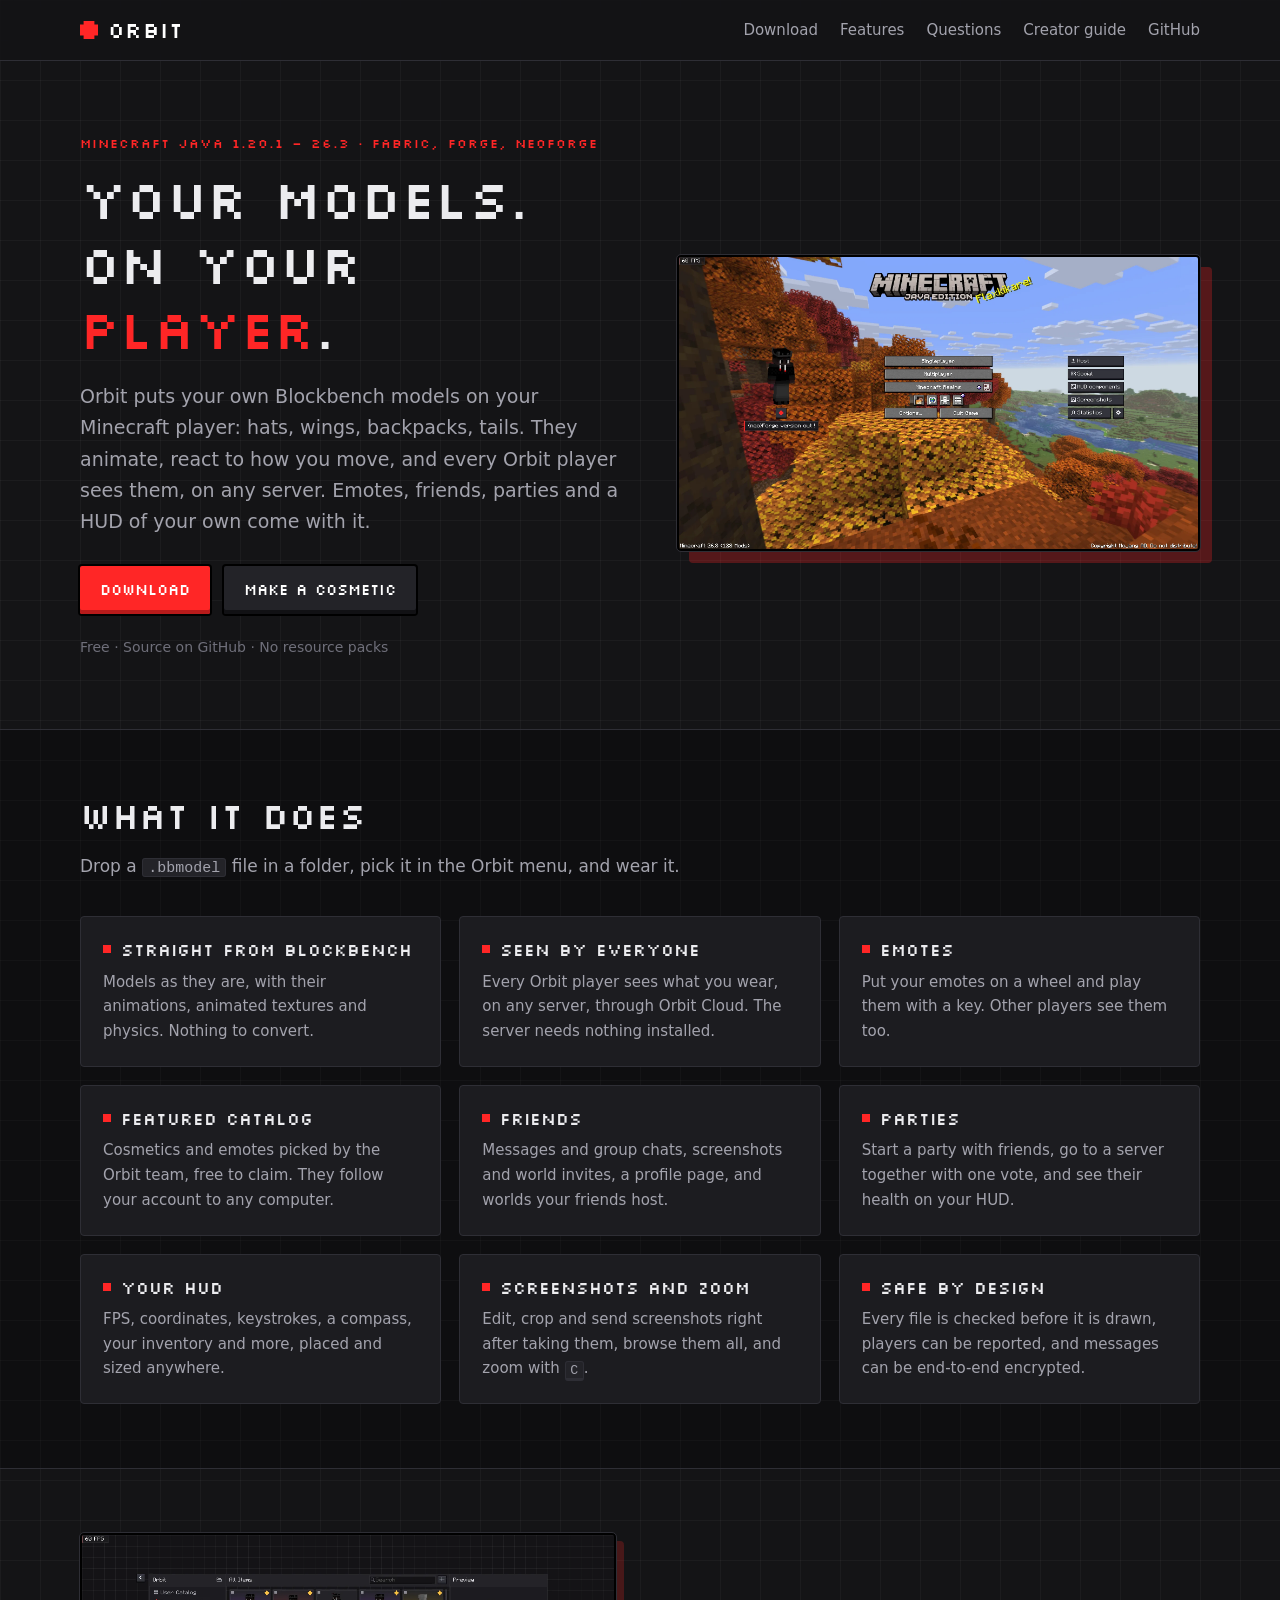
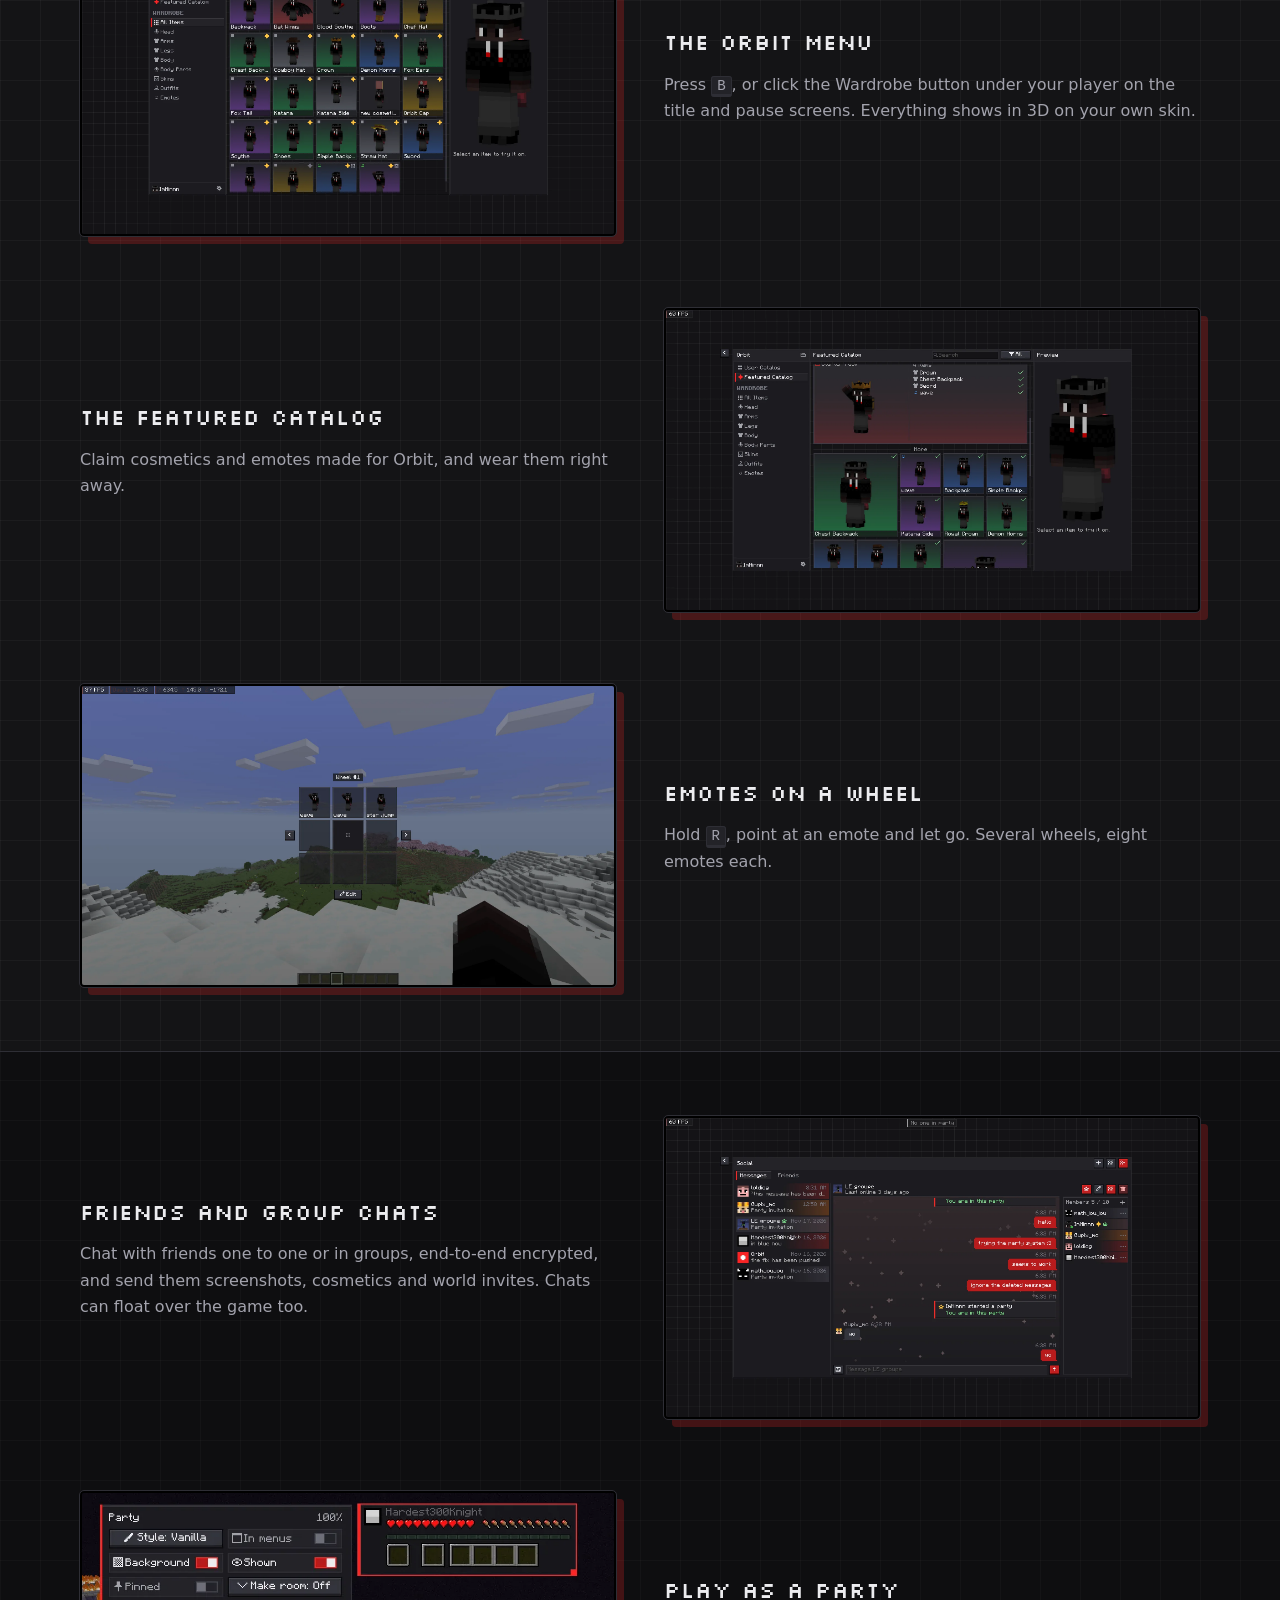
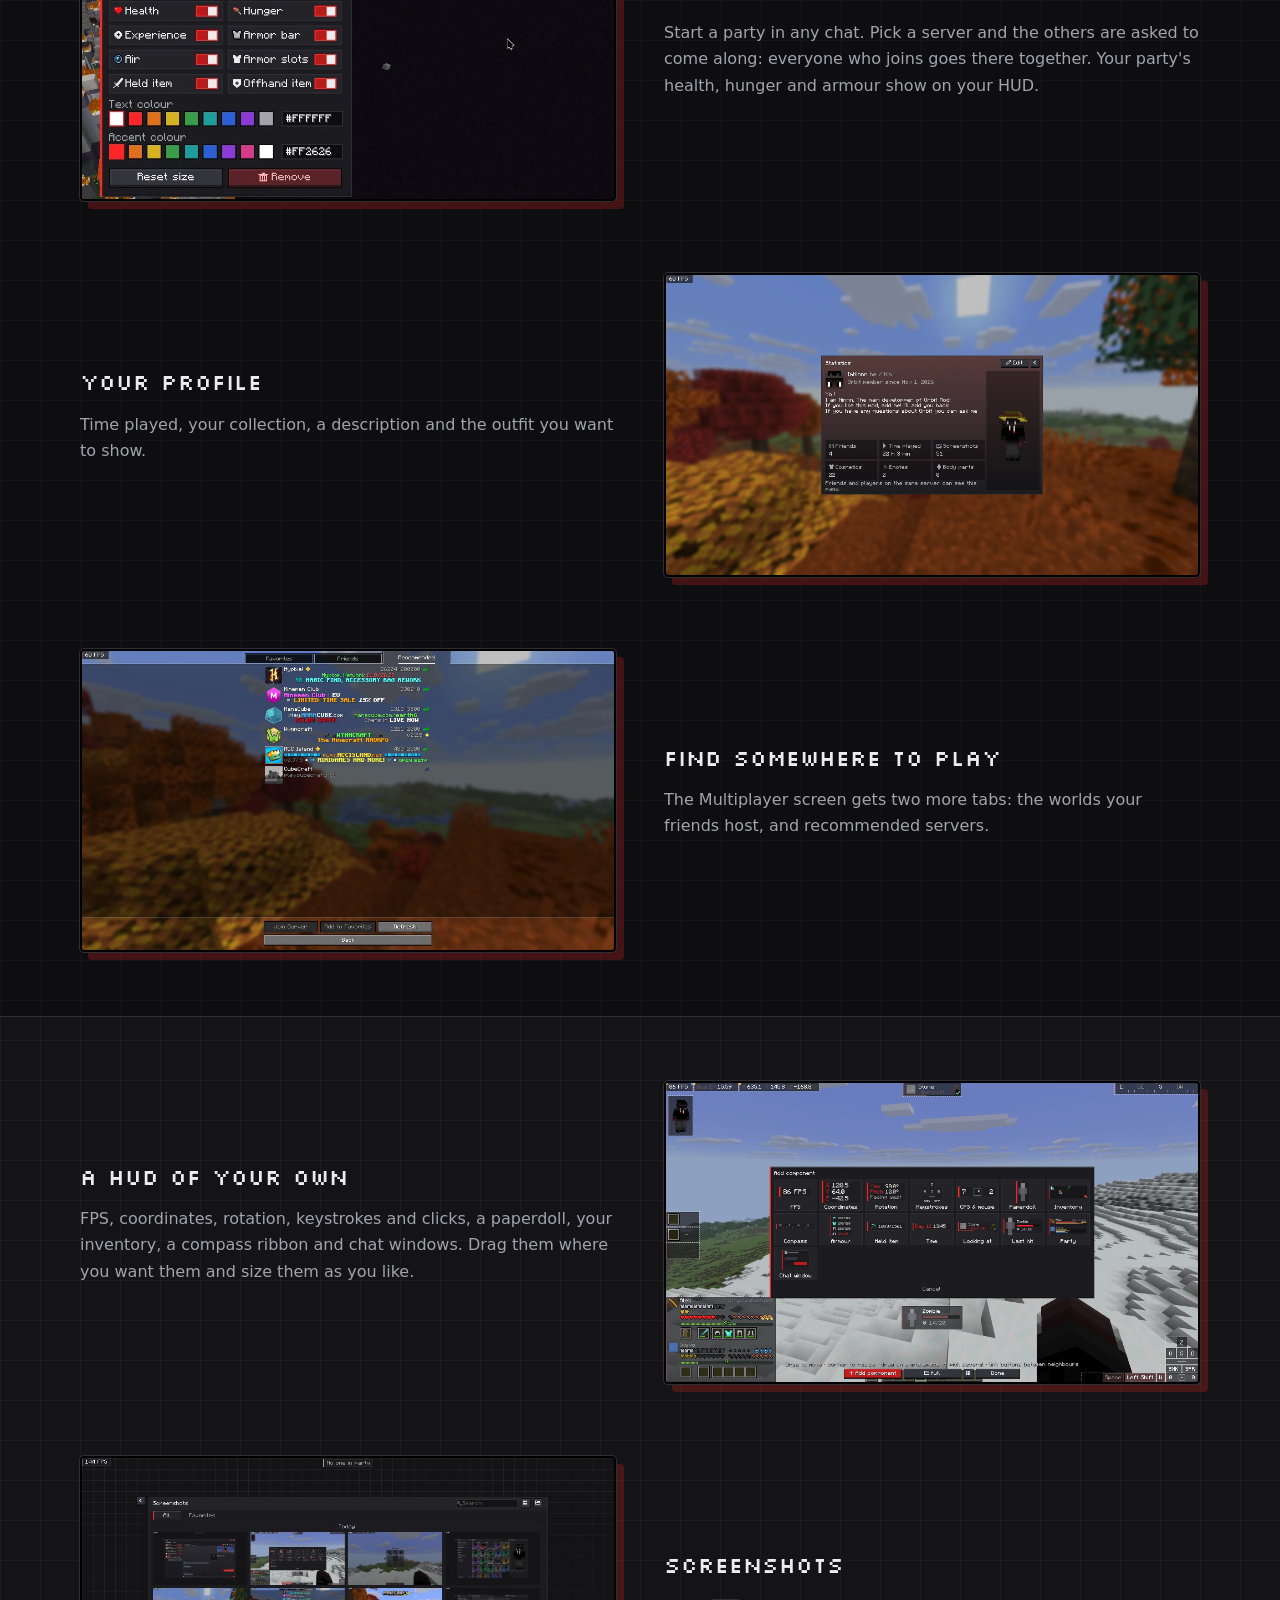
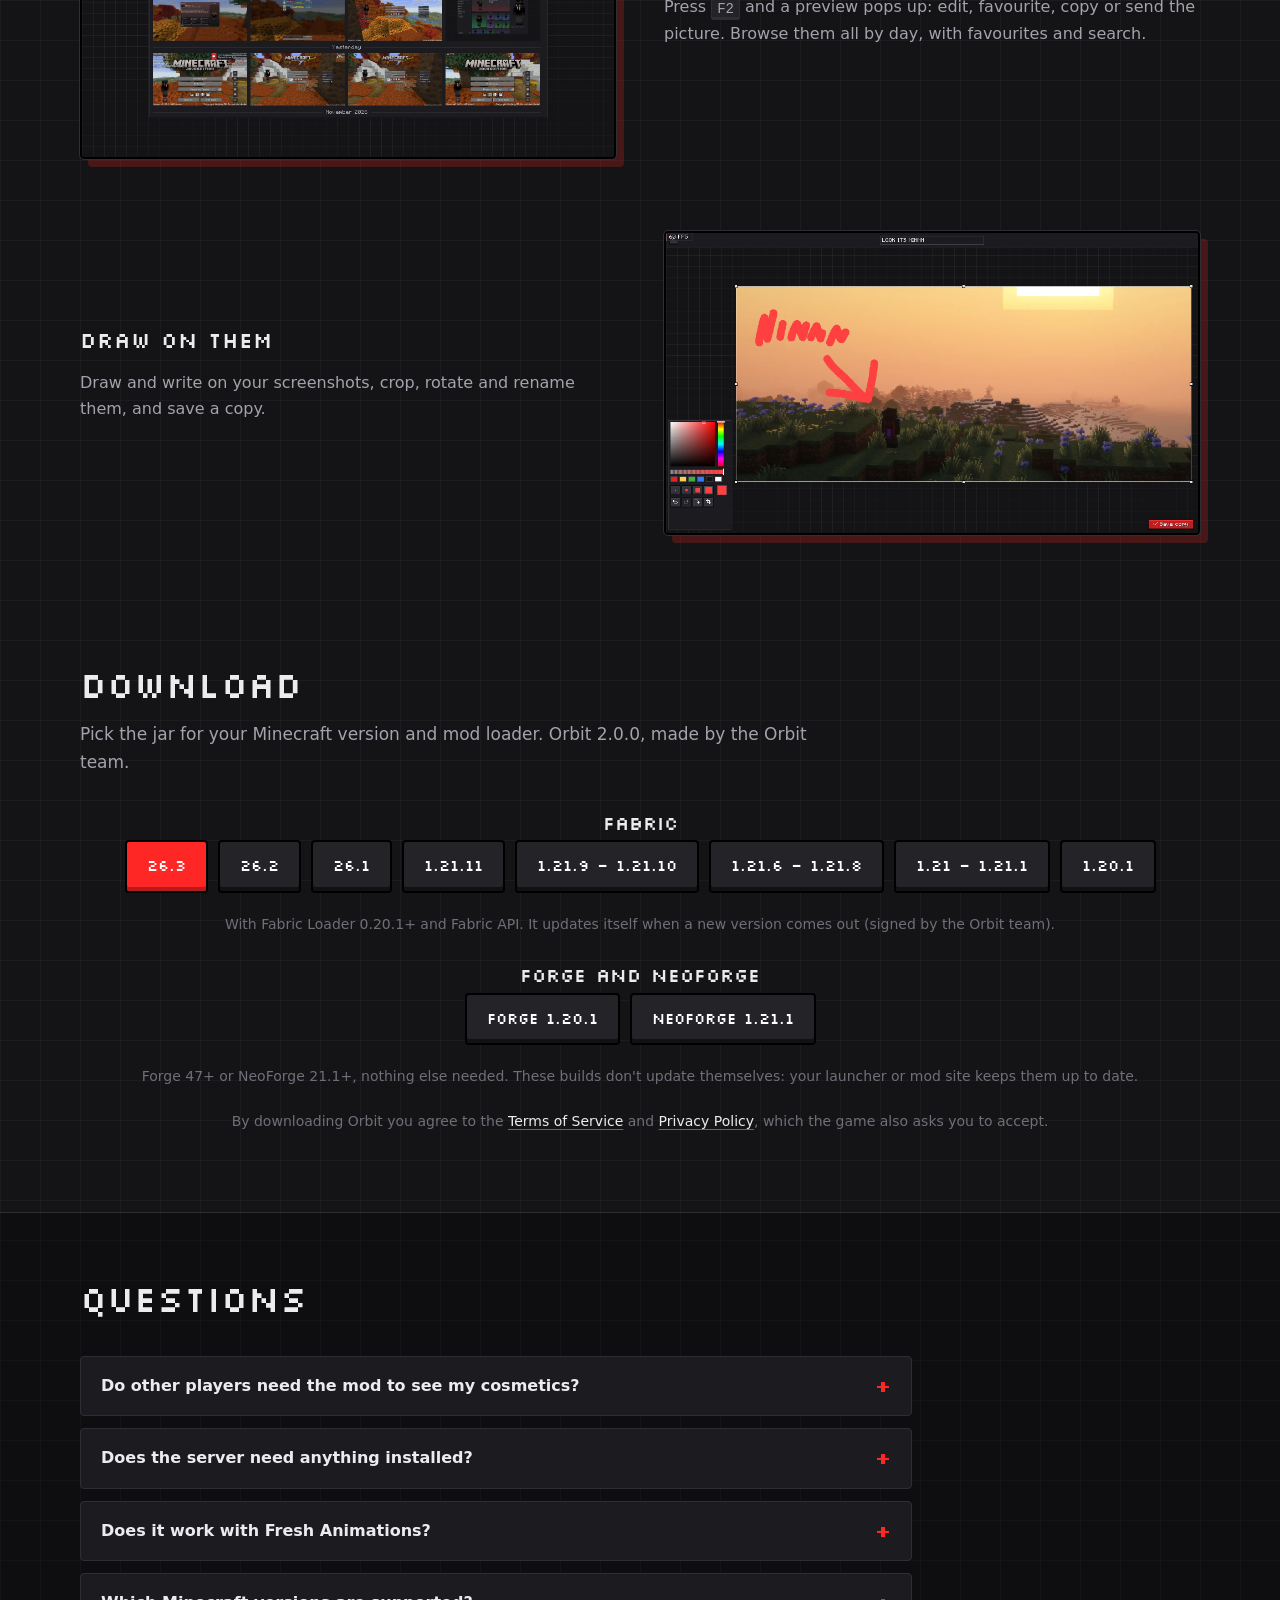
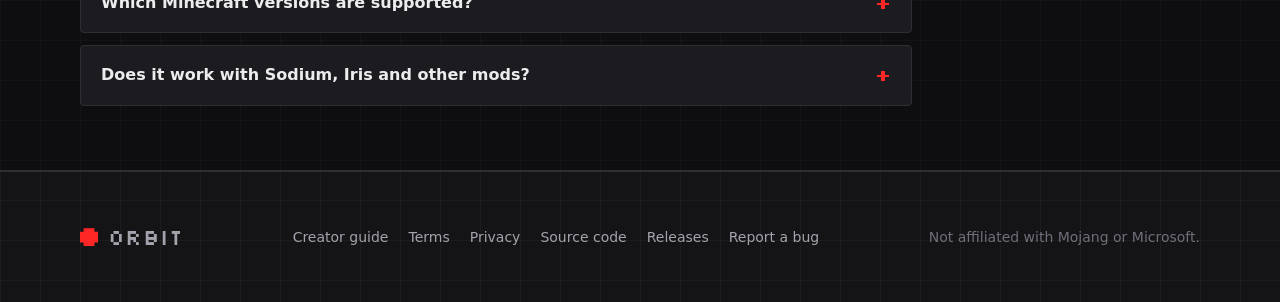
<file: website/index.html>
<!doctype html>
<html lang="en">
<head>
	<meta charset="utf-8">
	<meta name="viewport" content="width=device-width, initial-scale=1">
	<title>Orbit – cosmetics, friends and more for Minecraft</title>
	<meta name="description" content="Wear your own Blockbench cosmetics and play emotes in Minecraft Java 1.20.1 to 26.3 (Fabric, Forge, NeoForge): animated, physics-driven, and seen by every Orbit player on any server.">
	<meta name="theme-color" content="#141416">
	<link rel="canonical" href="https://orbitcosmetics.dev/">
	<meta property="og:type" content="website">
	<meta property="og:title" content="Orbit">
	<meta property="og:description" content="Wear your own Blockbench cosmetics in Minecraft: animated, physics-driven, and shared with other players.">
	<meta property="og:url" content="https://orbitcosmetics.dev/">
	<meta property="og:image" content="https://orbitcosmetics.dev/assets/img/social.png">
	<meta name="twitter:card" content="summary_large_image">
	<link rel="icon" type="image/png" sizes="32x32" href="assets/img/icon-32.png">
	<link rel="apple-touch-icon" href="assets/img/icon-180.png">
	<link rel="preconnect" href="https://fonts.googleapis.com">
	<link rel="preconnect" href="https://fonts.gstatic.com" crossorigin>
	<link rel="stylesheet" href="https://fonts.googleapis.com/css2?family=Silkscreen&display=swap">
	<link rel="stylesheet" href="assets/style.css">
</head>
<body>
	<header class="site-header">
		<div class="wrap">
			<a class="logo" href="./"><span class="dot" aria-hidden="true"></span>Orbit</a>
			<button class="nav-toggle" aria-expanded="false" aria-controls="nav">Menu</button>
			<nav class="nav" id="nav">
				<a href="#download">Download</a>
				<a href="#features">Features</a>
				<a href="#faq">Questions</a>
				<a href="guide.html">Creator guide</a>
				<a href="https://github.com/ImNinnn/Orbit-Mod">GitHub</a>
			</nav>
		</div>
	</header>

	<main>
		<section class="hero">
			<div class="wrap">
				<div>
					<p class="eyebrow">Minecraft Java 1.20.1 – 26.3 · Fabric, Forge, NeoForge</p>
					<h1>Your models.<br>On your <span class="accent">player</span>.</h1>
					<p class="lead">Orbit puts your own Blockbench models on your Minecraft player: hats, wings, backpacks, tails. They animate, react to how you move, and every Orbit player sees them, on any server. Emotes, friends, parties and a HUD of your own come with it.</p>
					<div class="button-row">
						<a class="button" href="#download">Download</a>
						<a class="button secondary" href="guide.html">Make a cosmetic</a>
					</div>
					<p class="meta">Free · Source on GitHub · No resource packs</p>
				</div>
				<img class="shot" src="assets/img/hero.webp" width="960" height="540" alt="The Minecraft title screen with Orbit's buttons, and the player wearing cosmetics from the Featured Catalog.">
			</div>
		</section>

		<section id="features" class="band">
			<div class="wrap">
				<div class="section-head">
					<h2>What it does</h2>
					<p>Drop a <code>.bbmodel</code> file in a folder, pick it in the Orbit menu, and wear it.</p>
				</div>
				<div class="features">
					<div class="card">
						<h3>Straight from Blockbench</h3>
						<p>Models as they are, with their animations, animated textures and physics. Nothing to convert.</p>
					</div>
					<div class="card">
						<h3>Seen by everyone</h3>
						<p>Every Orbit player sees what you wear, on any server, through Orbit Cloud. The server needs nothing installed.</p>
					</div>
					<div class="card">
						<h3>Emotes</h3>
						<p>Put your emotes on a wheel and play them with a key. Other players see them too.</p>
					</div>
					<div class="card">
						<h3>Featured Catalog</h3>
						<p>Cosmetics and emotes picked by the Orbit team, free to claim. They follow your account to any computer.</p>
					</div>
					<div class="card">
						<h3>Friends</h3>
						<p>Messages and group chats, screenshots and world invites, a profile page, and worlds your friends host.</p>
					</div>
					<div class="card">
						<h3>Parties</h3>
						<p>Start a party with friends, go to a server together with one vote, and see their health on your HUD.</p>
					</div>
					<div class="card">
						<h3>Your HUD</h3>
						<p>FPS, coordinates, keystrokes, a compass, your inventory and more, placed and sized anywhere.</p>
					</div>
					<div class="card">
						<h3>Screenshots and zoom</h3>
						<p>Edit, crop and send screenshots right after taking them, browse them all, and zoom with <kbd>C</kbd>.</p>
					</div>
					<div class="card">
						<h3>Safe by design</h3>
						<p>Every file is checked before it is drawn, players can be reported, and messages can be end-to-end encrypted.</p>
					</div>
				</div>
			</div>
		</section>

		<section>
			<div class="wrap">
				<div class="split">
					<img class="shot" src="assets/img/wardrobe.webp" width="960" height="540" loading="lazy" alt="The Orbit menu: the catalogs and the wardrobe by body part, a grid of cosmetics in 3D, and the player wearing them.">
					<div>
						<h3>The Orbit menu</h3>
						<p>Press <kbd>B</kbd>, or click the Wardrobe button under your player on the title and pause screens. Everything shows in 3D on your own skin.</p>
					</div>
				</div>
				<div class="split flip">
					<img class="shot" src="assets/img/catalog.webp" width="960" height="540" loading="lazy" alt="The Featured Catalog: cosmetics in their tile colours, one selected and shown on the player.">
					<div>
						<h3>The Featured Catalog</h3>
						<p>Claim cosmetics and emotes made for Orbit, and wear them right away.</p>
					</div>
				</div>
				<div class="split">
					<img class="shot" src="assets/img/wheel.webp" width="960" height="540" loading="lazy" alt="The emote wheel: emotes around the middle, ready to play.">
					<div>
						<h3>Emotes on a wheel</h3>
						<p>Hold <kbd>R</kbd>, point at an emote and let go. Several wheels, eight emotes each.</p>
					</div>
				</div>
			</div>
		</section>

		<section class="band">
			<div class="wrap">
				<div class="split flip">
					<img class="shot" src="assets/img/groups.webp" width="960" height="540" loading="lazy" alt="The Social screen: a group chat with its messages, a party started in it, and the list of members.">
					<div>
						<h3>Friends and group chats</h3>
						<p>Chat with friends one to one or in groups, end-to-end encrypted, and send them screenshots, cosmetics and world invites. Chats can float over the game too.</p>
					</div>
				</div>
				<div class="split">
					<img class="shot" src="assets/img/party.webp" width="968" height="557" loading="lazy" alt="The party HUD component and its settings: a party member's health, hunger, armour and items.">
					<div>
						<h3>Play as a party</h3>
						<p>Start a party in any chat. Pick a server and the others are asked to come along: everyone who joins goes there together. Your party's health, hunger and armour show on your HUD.</p>
					</div>
				</div>
				<div class="split flip">
					<img class="shot" src="assets/img/stats.webp" width="960" height="540" loading="lazy" alt="A statistics page: time played, screenshots, cosmetics and emotes, with the outfit shown on the player.">
					<div>
						<h3>Your profile</h3>
						<p>Time played, your collection, a description and the outfit you want to show.</p>
					</div>
				</div>
				<div class="split">
					<img class="shot" src="assets/img/servers.webp" width="960" height="540" loading="lazy" alt="The Multiplayer screen's Recommended tab, with popular servers and their player counts.">
					<div>
						<h3>Find somewhere to play</h3>
						<p>The Multiplayer screen gets two more tabs: the worlds your friends host, and recommended servers.</p>
					</div>
				</div>
			</div>
		</section>

		<section>
			<div class="wrap">
				<div class="split flip">
					<img class="shot" src="assets/img/hud.webp" width="960" height="540" loading="lazy" alt="The HUD editor: components placed around the screen, and the list to add more (FPS, coordinates, keystrokes, compass, paperdoll, inventory...).">
					<div>
						<h3>A HUD of your own</h3>
						<p>FPS, coordinates, rotation, keystrokes and clicks, a paperdoll, your inventory, a compass ribbon and chat windows. Drag them where you want them and size them as you like.</p>
					</div>
				</div>
				<div class="split">
					<img class="shot" src="assets/img/screenshots.webp" width="960" height="540" loading="lazy" alt="The screenshot manager: screenshots by day, with favourites and search.">
					<div>
						<h3>Screenshots</h3>
						<p>Press <kbd>F2</kbd> and a preview pops up: edit, favourite, copy or send the picture. Browse them all by day, with favourites and search.</p>
					</div>
				</div>
				<div class="split flip">
					<img class="shot" src="assets/img/screenshot-editor.webp" width="960" height="540" loading="lazy" alt="The screenshot editor: a screenshot with a drawing on it, a colour picker, and its crop handles.">
					<div>
						<h3>Draw on them</h3>
						<p>Draw and write on your screenshots, crop, rotate and rename them, and save a copy.</p>
					</div>
				</div>
			</div>
		</section>

		<section id="download">
			<div class="wrap">
				<div class="section-head">
					<h2>Download</h2>
					<p>Pick the jar for your Minecraft version and mod loader. <span data-latest>Orbit 2.0.0</span>, made by the Orbit team.</p>
				</div>
				<h3 class="loader">Fabric</h3>
				<div class="downloads">
					<a class="button" data-target="26.3" href="https://api.orbitcosmetics.dev/v1/mod/releases/2.0.0/26.3">26.3</a>
					<a class="button secondary" data-target="26.2" href="https://api.orbitcosmetics.dev/v1/mod/releases/2.0.0/26.2">26.2</a>
					<a class="button secondary" data-target="26.1" href="https://api.orbitcosmetics.dev/v1/mod/releases/2.0.0/26.1">26.1</a>
					<a class="button secondary" data-target="1.21.11" href="https://api.orbitcosmetics.dev/v1/mod/releases/2.0.0/1.21.11">1.21.11</a>
					<a class="button secondary" data-target="1.21.10" href="https://api.orbitcosmetics.dev/v1/mod/releases/2.0.0/1.21.10">1.21.9 – 1.21.10</a>
					<a class="button secondary" data-target="1.21.8" href="https://api.orbitcosmetics.dev/v1/mod/releases/2.0.0/1.21.8">1.21.6 – 1.21.8</a>
					<a class="button secondary" data-target="1.21.1" href="https://api.orbitcosmetics.dev/v1/mod/releases/2.0.0/1.21.1">1.21 – 1.21.1</a>
					<a class="button secondary" data-target="1.20.1" href="https://api.orbitcosmetics.dev/v1/mod/releases/2.0.0/1.20.1">1.20.1</a>
				</div>
				<p class="meta">With Fabric Loader 0.20.1+ and Fabric API. It updates itself when a new version comes out (signed by the Orbit team).</p>
				<h3 class="loader">Forge and NeoForge</h3>
				<div class="downloads">
					<a class="button secondary" data-target="forge-1.20.1" href="https://api.orbitcosmetics.dev/v1/mod/releases/2.0.0/forge-1.20.1">Forge 1.20.1</a>
					<a class="button secondary" data-target="neoforge-1.21.1" href="https://api.orbitcosmetics.dev/v1/mod/releases/2.0.0/neoforge-1.21.1">NeoForge 1.21.1</a>
				</div>
				<p class="meta">Forge 47+ or NeoForge 21.1+, nothing else needed. These builds don't update themselves: your launcher or mod site keeps them up to date.</p>
				<p class="meta">By downloading Orbit you agree to the <a href="terms.html">Terms of Service</a> and <a href="privacy.html">Privacy Policy</a>, which the game also asks you to accept.</p>
			</div>
		</section>

		<section id="faq" class="band">
			<div class="wrap">
				<div class="section-head">
					<h2>Questions</h2>
				</div>
				<div class="faq">
					<details>
						<summary>Do other players need the mod to see my cosmetics?</summary>
						<p>Yes. Cosmetics are drawn by Orbit, so only players who have it see them. Players without it play normally.</p>
					</details>
					<details>
						<summary>Does the server need anything installed?</summary>
						<p>No. Orbit works through Orbit Cloud, as long as you play with a real Minecraft account.</p>
					</details>
					<details>
						<summary>Does it work with Fresh Animations?</summary>
						<p>Yes. Cosmetics follow the model that is actually drawn, including Entity Model Features packs such as Fresh Animations.</p>
					</details>
					<details>
						<summary>Which Minecraft versions are supported?</summary>
						<p>Minecraft Java 1.20.1, 1.21 – 1.21.1, 1.21.6 – 1.21.11 and 26.1 – 26.3 on Fabric (with Fabric API), 1.20.1 on Forge and 1.21.1 on NeoForge. Download the jar made for your version and loader. Players on different versions see each other's cosmetics and can be friends and play in a party together.</p>
					</details>
					<details>
						<summary>Does it work with Sodium, Iris and other mods?</summary>
						<p>Yes. Orbit is tested with Sodium, Embeddium, Iris and Oculus (shaders on), Entity Model Features, playerAnimator and Better Combat, Epic Fight, First-Person Model and Curios.</p>
					</details>
				</div>
			</div>
		</section>
	</main>

	<footer class="site-footer">
		<div class="wrap">
			<a class="logo" href="./"><span class="dot" aria-hidden="true"></span>Orbit</a>
			<nav>
				<a href="guide.html">Creator guide</a>
				<a href="terms.html">Terms</a>
				<a href="privacy.html">Privacy</a>
				<a href="https://github.com/ImNinnn/Orbit-Mod">Source code</a>
				<a href="https://github.com/ImNinnn/Orbit-Mod/releases">Releases</a>
				<a href="https://github.com/ImNinnn/Orbit-Mod/issues">Report a bug</a>
			</nav>
			<p>Not affiliated with Mojang or Microsoft.</p>
		</div>
	</footer>

	<script src="assets/site.js" defer></script>
</body>
</html>
</file>
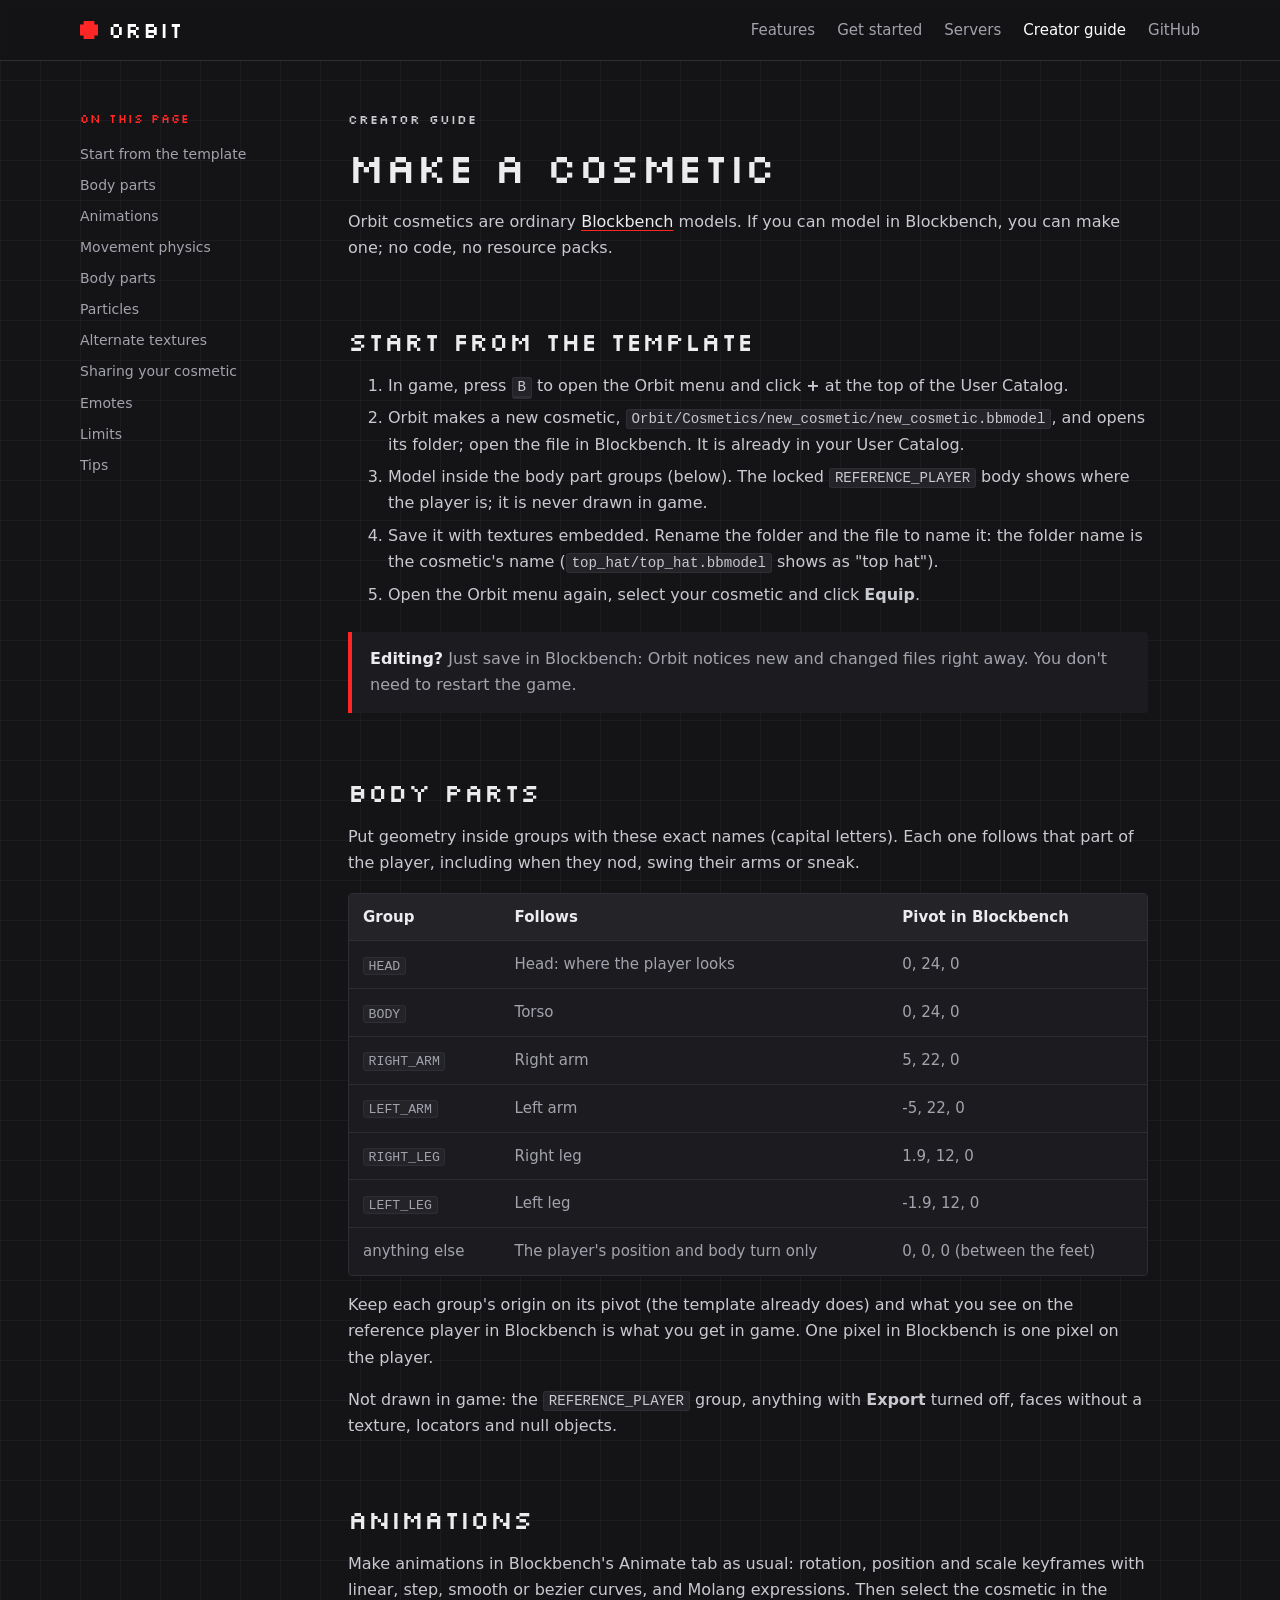
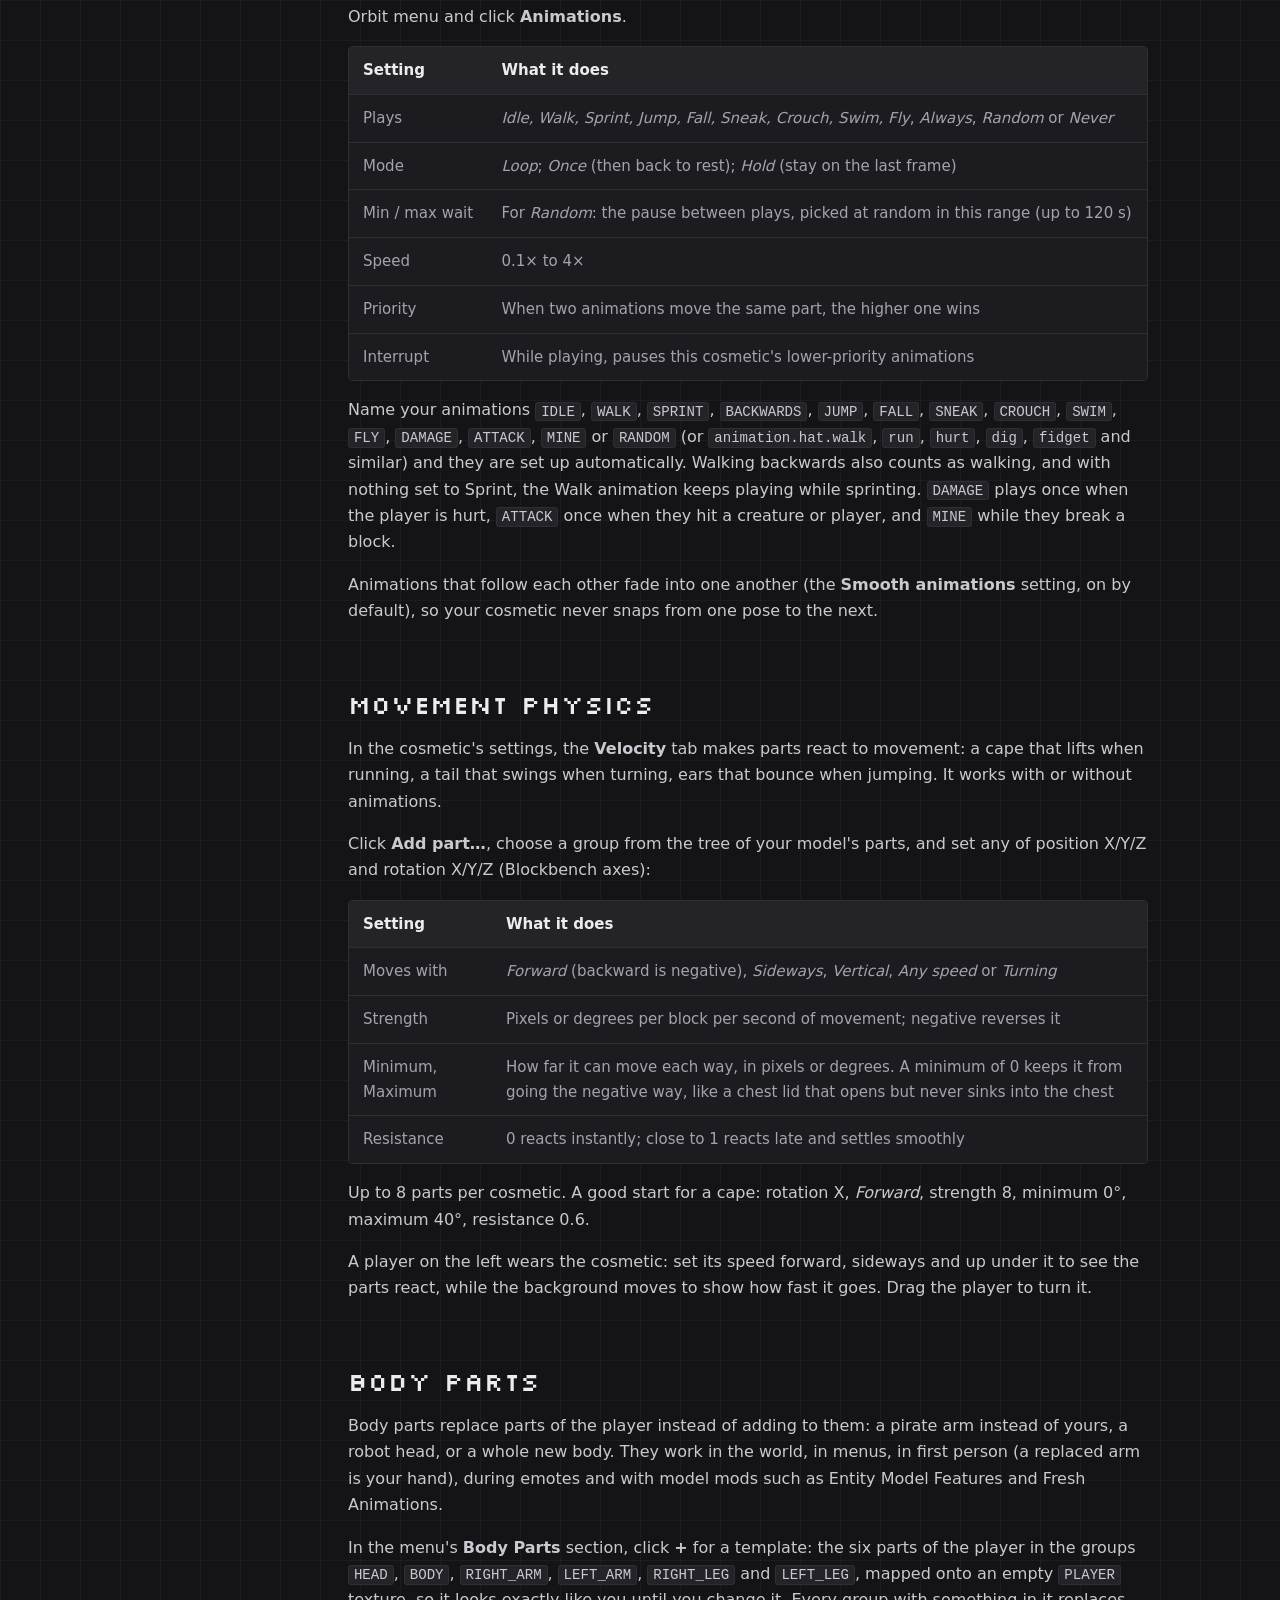
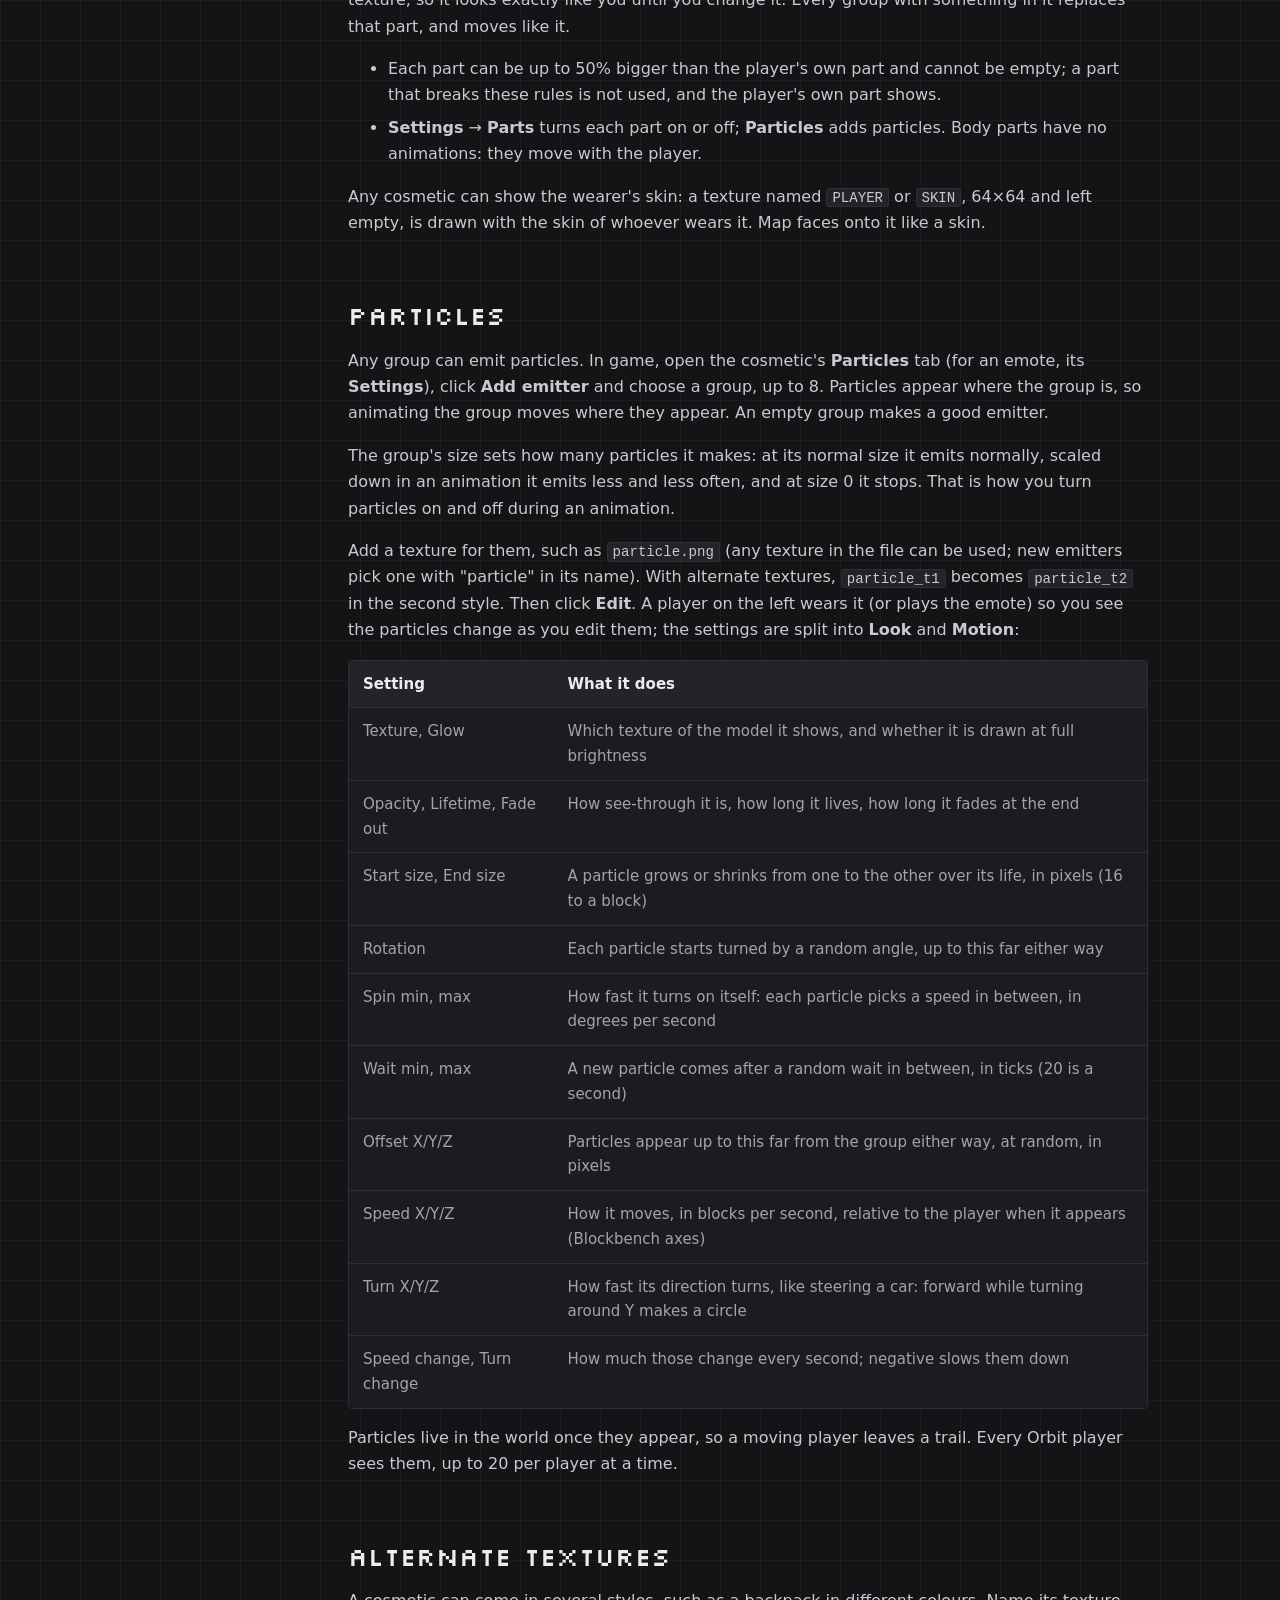
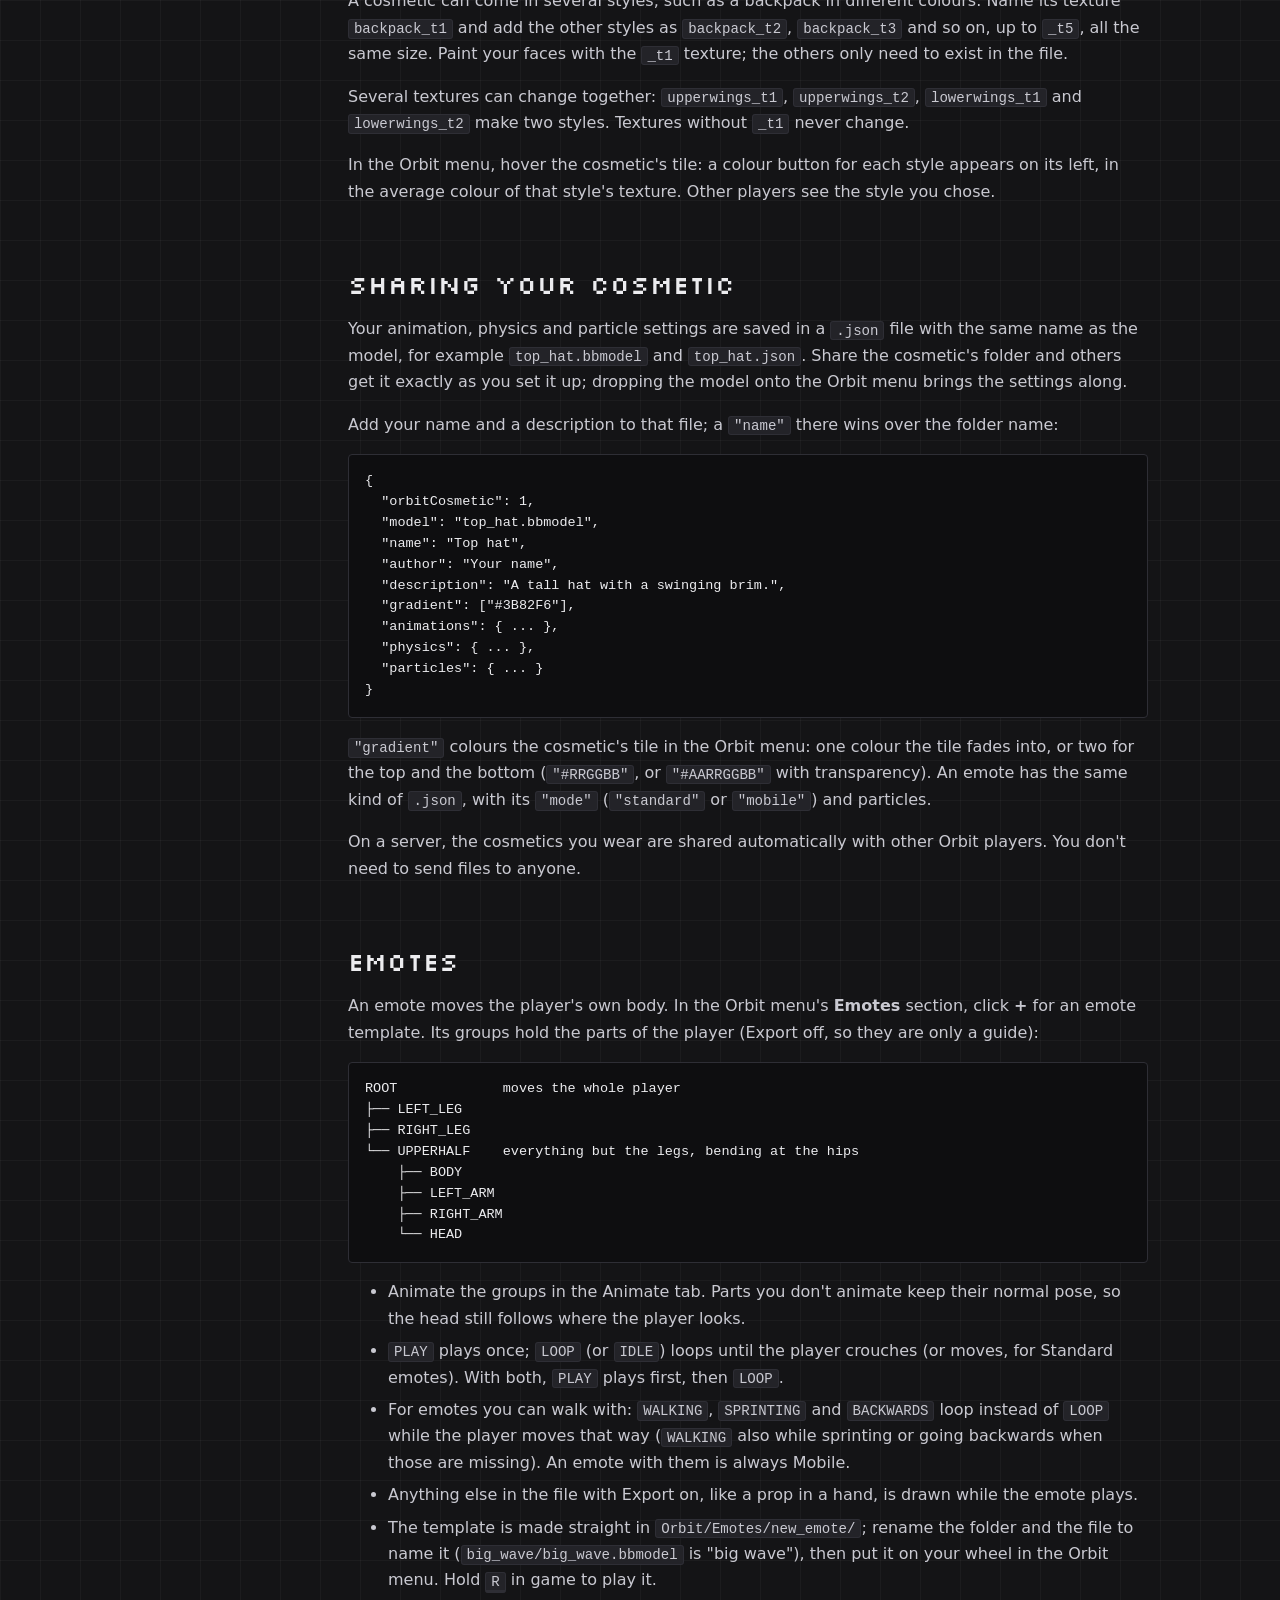
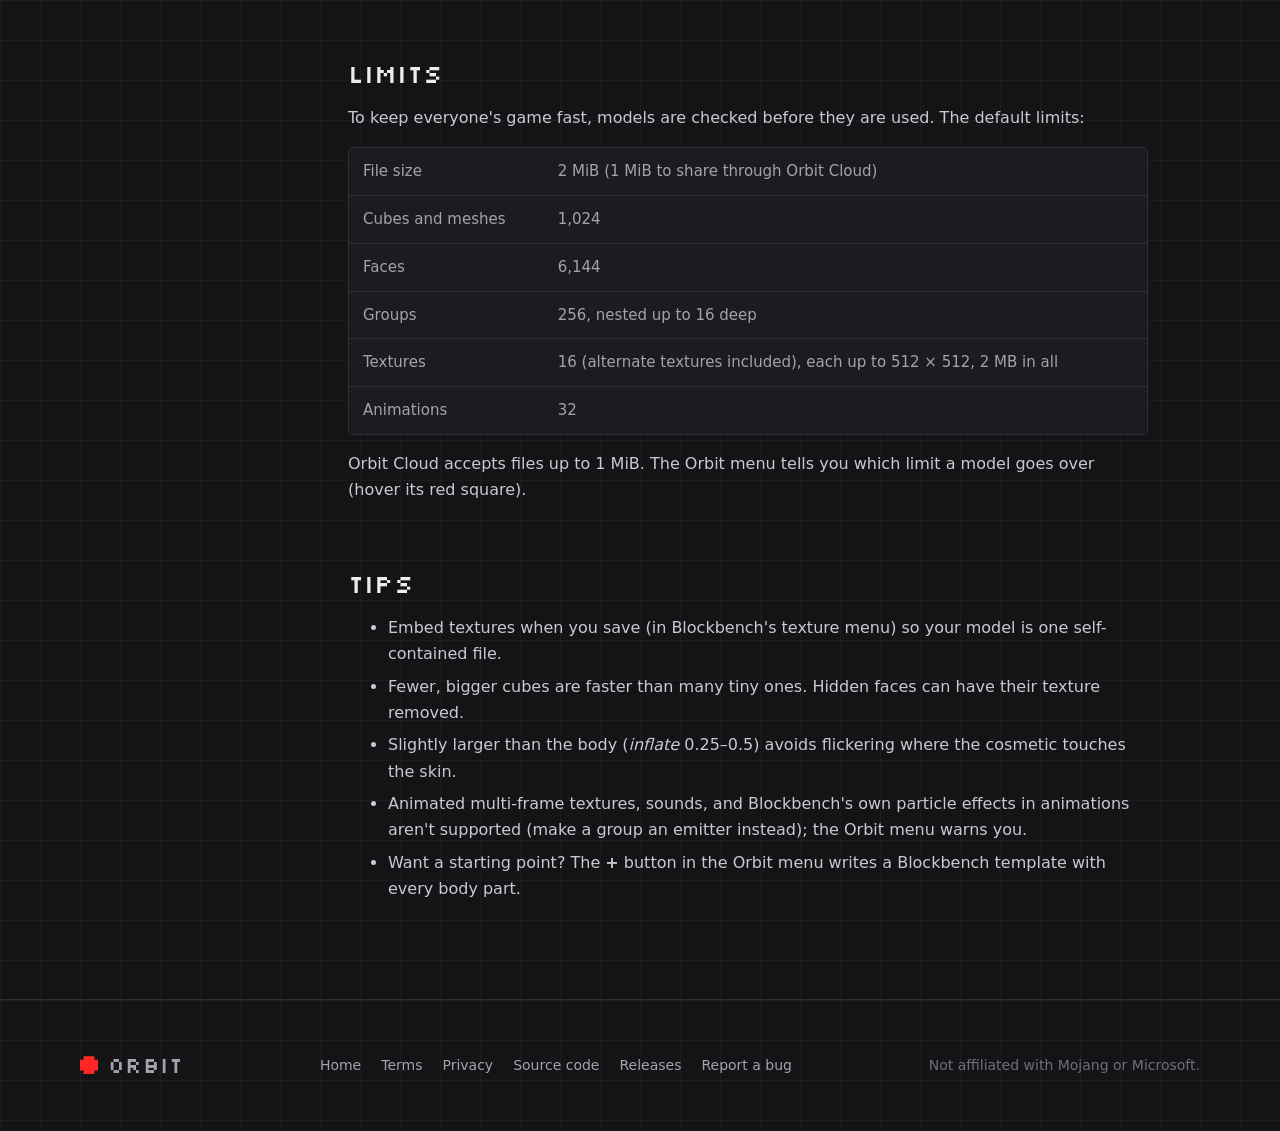
<file: website/guide.html>
<!doctype html>
<html lang="en">
<head>
	<meta charset="utf-8">
	<meta name="viewport" content="width=device-width, initial-scale=1">
	<title>Creator guide – Orbit</title>
	<meta name="description" content="How to make Orbit cosmetics and emotes in Blockbench: body part groups, animations, movement physics, particles, sharing settings and limits.">
	<meta name="theme-color" content="#141416">
	<link rel="canonical" href="https://orbitcosmetics.dev/guide.html">
	<meta property="og:title" content="Orbit creator guide">
	<meta property="og:description" content="Make your own Minecraft cosmetics in Blockbench.">
	<meta property="og:image" content="https://orbitcosmetics.dev/assets/img/social.png">
	<link rel="icon" type="image/png" sizes="32x32" href="assets/img/icon-32.png">
	<link rel="apple-touch-icon" href="assets/img/icon-180.png">
	<link rel="preconnect" href="https://fonts.googleapis.com">
	<link rel="preconnect" href="https://fonts.gstatic.com" crossorigin>
	<link rel="stylesheet" href="https://fonts.googleapis.com/css2?family=Silkscreen&display=swap">
	<link rel="stylesheet" href="assets/style.css">
</head>
<body>
	<header class="site-header">
		<div class="wrap">
			<a class="logo" href="./"><span class="dot" aria-hidden="true"></span>Orbit</a>
			<button class="nav-toggle" aria-expanded="false" aria-controls="nav">Menu</button>
			<nav class="nav" id="nav">
				<a href="./#features">Features</a>
				<a href="./#start">Get started</a>
				<a href="./#servers">Servers</a>
				<a href="guide.html" aria-current="page">Creator guide</a>
				<a href="https://github.com/ImNinnn/Orbit-Mod">GitHub</a>
			</nav>
		</div>
	</header>

	<main class="wrap doc">
		<aside class="toc">
			<p>On this page</p>
			<a href="#template">Start from the template</a>
			<a href="#parts">Body parts</a>
			<a href="#animations">Animations</a>
			<a href="#physics">Movement physics</a>
			<a href="#body-parts">Body parts</a>
			<a href="#particles">Particles</a>
			<a href="#styles">Alternate textures</a>
			<a href="#sharing">Sharing your cosmetic</a>
			<a href="#emotes">Emotes</a>
			<a href="#limits">Limits</a>
			<a href="#tips">Tips</a>
		</aside>

		<article class="prose">
			<p class="eyebrow">Creator guide</p>
			<h1>Make a cosmetic</h1>
			<p>Orbit cosmetics are ordinary <a href="https://www.blockbench.net/">Blockbench</a> models. If you can model in Blockbench, you can make one; no code, no resource packs.</p>

			<h2 id="template">Start from the template</h2>
			<ol>
				<li>In game, press <kbd>B</kbd> to open the Orbit menu and click <strong>+</strong> at the top of the User Catalog.</li>
				<li>Orbit makes a new cosmetic, <code>Orbit/Cosmetics/new_cosmetic/new_cosmetic.bbmodel</code>, and opens its folder; open the file in Blockbench. It is already in your User Catalog.</li>
				<li>Model inside the body part groups (below). The locked <code>REFERENCE_PLAYER</code> body shows where the player is; it is never drawn in game.</li>
				<li>Save it with textures embedded. Rename the folder and the file to name it: the folder name is the cosmetic's name (<code>top_hat/top_hat.bbmodel</code> shows as "top hat").</li>
				<li>Open the Orbit menu again, select your cosmetic and click <strong>Equip</strong>.</li>
			</ol>
			<div class="note"><strong>Editing?</strong> Just save in Blockbench: Orbit notices new and changed files right away. You don't need to restart the game.</div>

			<h2 id="parts">Body parts</h2>
			<p>Put geometry inside groups with these exact names (capital letters). Each one follows that part of the player, including when they nod, swing their arms or sneak.</p>
			<div class="table-wrap">
				<table>
					<thead><tr><th>Group</th><th>Follows</th><th>Pivot in Blockbench</th></tr></thead>
					<tbody>
						<tr><td><code>HEAD</code></td><td>Head: where the player looks</td><td>0, 24, 0</td></tr>
						<tr><td><code>BODY</code></td><td>Torso</td><td>0, 24, 0</td></tr>
						<tr><td><code>RIGHT_ARM</code></td><td>Right arm</td><td>5, 22, 0</td></tr>
						<tr><td><code>LEFT_ARM</code></td><td>Left arm</td><td>-5, 22, 0</td></tr>
						<tr><td><code>RIGHT_LEG</code></td><td>Right leg</td><td>1.9, 12, 0</td></tr>
						<tr><td><code>LEFT_LEG</code></td><td>Left leg</td><td>-1.9, 12, 0</td></tr>
						<tr><td>anything else</td><td>The player's position and body turn only</td><td>0, 0, 0 (between the feet)</td></tr>
					</tbody>
				</table>
			</div>
			<p>Keep each group's origin on its pivot (the template already does) and what you see on the reference player in Blockbench is what you get in game. One pixel in Blockbench is one pixel on the player.</p>
			<p>Not drawn in game: the <code>REFERENCE_PLAYER</code> group, anything with <strong>Export</strong> turned off, faces without a texture, locators and null objects.</p>

			<h2 id="animations">Animations</h2>
			<p>Make animations in Blockbench's Animate tab as usual: rotation, position and scale keyframes with linear, step, smooth or bezier curves, and Molang expressions. Then select the cosmetic in the Orbit menu and click <strong>Animations</strong>.</p>
			<div class="table-wrap">
				<table>
					<thead><tr><th>Setting</th><th>What it does</th></tr></thead>
					<tbody>
						<tr><td>Plays</td><td><em>Idle, Walk, Sprint, Jump, Fall, Sneak, Crouch, Swim, Fly</em>, <em>Always</em>, <em>Random</em> or <em>Never</em></td></tr>
						<tr><td>Mode</td><td><em>Loop</em>; <em>Once</em> (then back to rest); <em>Hold</em> (stay on the last frame)</td></tr>
						<tr><td>Min / max wait</td><td>For <em>Random</em>: the pause between plays, picked at random in this range (up to 120 s)</td></tr>
						<tr><td>Speed</td><td>0.1× to 4×</td></tr>
						<tr><td>Priority</td><td>When two animations move the same part, the higher one wins</td></tr>
						<tr><td>Interrupt</td><td>While playing, pauses this cosmetic's lower-priority animations</td></tr>
					</tbody>
				</table>
			</div>
			<p>Name your animations <code>IDLE</code>, <code>WALK</code>, <code>SPRINT</code>, <code>BACKWARDS</code>, <code>JUMP</code>, <code>FALL</code>, <code>SNEAK</code>, <code>CROUCH</code>, <code>SWIM</code>, <code>FLY</code>, <code>DAMAGE</code>, <code>ATTACK</code>, <code>MINE</code> or <code>RANDOM</code> (or <code>animation.hat.walk</code>, <code>run</code>, <code>hurt</code>, <code>dig</code>, <code>fidget</code> and similar) and they are set up automatically. Walking backwards also counts as walking, and with nothing set to Sprint, the Walk animation keeps playing while sprinting. <code>DAMAGE</code> plays once when the player is hurt, <code>ATTACK</code> once when they hit a creature or player, and <code>MINE</code> while they break a block.</p>
			<p>Animations that follow each other fade into one another (the <strong>Smooth animations</strong> setting, on by default), so your cosmetic never snaps from one pose to the next.</p>

			<h2 id="physics">Movement physics</h2>
			<p>In the cosmetic's settings, the <strong>Velocity</strong> tab makes parts react to movement: a cape that lifts when running, a tail that swings when turning, ears that bounce when jumping. It works with or without animations.</p>
			<p>Click <strong>Add part…</strong>, choose a group from the tree of your model's parts, and set any of position X/Y/Z and rotation X/Y/Z (Blockbench axes):</p>
			<div class="table-wrap">
				<table>
					<thead><tr><th>Setting</th><th>What it does</th></tr></thead>
					<tbody>
						<tr><td>Moves with</td><td><em>Forward</em> (backward is negative), <em>Sideways</em>, <em>Vertical</em>, <em>Any speed</em> or <em>Turning</em></td></tr>
						<tr><td>Strength</td><td>Pixels or degrees per block per second of movement; negative reverses it</td></tr>
						<tr><td>Minimum, Maximum</td><td>How far it can move each way, in pixels or degrees. A minimum of 0 keeps it from going the negative way, like a chest lid that opens but never sinks into the chest</td></tr>
						<tr><td>Resistance</td><td>0 reacts instantly; close to 1 reacts late and settles smoothly</td></tr>
					</tbody>
				</table>
			</div>
			<p>Up to 8 parts per cosmetic. A good start for a cape: rotation X, <em>Forward</em>, strength 8, minimum 0°, maximum 40°, resistance 0.6.</p>
			<p>A player on the left wears the cosmetic: set its speed forward, sideways and up under it to see the parts react, while the background moves to show how fast it goes. Drag the player to turn it.</p>

			<h2 id="body-parts">Body parts</h2>
			<p>Body parts replace parts of the player instead of adding to them: a pirate arm instead of yours, a robot head, or a whole new body. They work in the world, in menus, in first person (a replaced arm is your hand), during emotes and with model mods such as Entity Model Features and Fresh Animations.</p>
			<p>In the menu's <strong>Body Parts</strong> section, click <strong>+</strong> for a template: the six parts of the player in the groups <code>HEAD</code>, <code>BODY</code>, <code>RIGHT_ARM</code>, <code>LEFT_ARM</code>, <code>RIGHT_LEG</code> and <code>LEFT_LEG</code>, mapped onto an empty <code>PLAYER</code> texture, so it looks exactly like you until you change it. Every group with something in it replaces that part, and moves like it.</p>
			<ul>
				<li>Each part can be up to 50% bigger than the player's own part and cannot be empty; a part that breaks these rules is not used, and the player's own part shows.</li>
				<li><strong>Settings</strong> → <strong>Parts</strong> turns each part on or off; <strong>Particles</strong> adds particles. Body parts have no animations: they move with the player.</li>
			</ul>
			<p>Any cosmetic can show the wearer's skin: a texture named <code>PLAYER</code> or <code>SKIN</code>, 64×64 and left empty, is drawn with the skin of whoever wears it. Map faces onto it like a skin.</p>

			<h2 id="particles">Particles</h2>
			<p>Any group can emit particles. In game, open the cosmetic's <strong>Particles</strong> tab (for an emote, its <strong>Settings</strong>), click <strong>Add emitter</strong> and choose a group, up to 8. Particles appear where the group is, so animating the group moves where they appear. An empty group makes a good emitter.</p>
			<p>The group's size sets how many particles it makes: at its normal size it emits normally, scaled down in an animation it emits less and less often, and at size 0 it stops. That is how you turn particles on and off during an animation.</p>
			<p>Add a texture for them, such as <code>particle.png</code> (any texture in the file can be used; new emitters pick one with "particle" in its name). With alternate textures, <code>particle_t1</code> becomes <code>particle_t2</code> in the second style. Then click <strong>Edit</strong>. A player on the left wears it (or plays the emote) so you see the particles change as you edit them; the settings are split into <strong>Look</strong> and <strong>Motion</strong>:</p>
			<div class="table-wrap">
				<table>
					<thead><tr><th>Setting</th><th>What it does</th></tr></thead>
					<tbody>
						<tr><td>Texture, Glow</td><td>Which texture of the model it shows, and whether it is drawn at full brightness</td></tr>
						<tr><td>Opacity, Lifetime, Fade out</td><td>How see-through it is, how long it lives, how long it fades at the end</td></tr>
						<tr><td>Start size, End size</td><td>A particle grows or shrinks from one to the other over its life, in pixels (16 to a block)</td></tr>
						<tr><td>Rotation</td><td>Each particle starts turned by a random angle, up to this far either way</td></tr>
						<tr><td>Spin min, max</td><td>How fast it turns on itself: each particle picks a speed in between, in degrees per second</td></tr>
						<tr><td>Wait min, max</td><td>A new particle comes after a random wait in between, in ticks (20 is a second)</td></tr>
						<tr><td>Offset X/Y/Z</td><td>Particles appear up to this far from the group either way, at random, in pixels</td></tr>
						<tr><td>Speed X/Y/Z</td><td>How it moves, in blocks per second, relative to the player when it appears (Blockbench axes)</td></tr>
						<tr><td>Turn X/Y/Z</td><td>How fast its direction turns, like steering a car: forward while turning around Y makes a circle</td></tr>
						<tr><td>Speed change, Turn change</td><td>How much those change every second; negative slows them down</td></tr>
					</tbody>
				</table>
			</div>
			<p>Particles live in the world once they appear, so a moving player leaves a trail. Every Orbit player sees them, up to 20 per player at a time.</p>

			<h2 id="styles">Alternate textures</h2>
			<p>A cosmetic can come in several styles, such as a backpack in different colours. Name its texture <code>backpack_t1</code> and add the other styles as <code>backpack_t2</code>, <code>backpack_t3</code> and so on, up to <code>_t5</code>, all the same size. Paint your faces with the <code>_t1</code> texture; the others only need to exist in the file.</p>
			<p>Several textures can change together: <code>upperwings_t1</code>, <code>upperwings_t2</code>, <code>lowerwings_t1</code> and <code>lowerwings_t2</code> make two styles. Textures without <code>_t1</code> never change.</p>
			<p>In the Orbit menu, hover the cosmetic's tile: a colour button for each style appears on its left, in the average colour of that style's texture. Other players see the style you chose.</p>

			<h2 id="sharing">Sharing your cosmetic</h2>
			<p>Your animation, physics and particle settings are saved in a <code>.json</code> file with the same name as the model, for example <code>top_hat.bbmodel</code> and <code>top_hat.json</code>. Share the cosmetic's folder and others get it exactly as you set it up; dropping the model onto the Orbit menu brings the settings along.</p>
			<p>Add your name and a description to that file; a <code>"name"</code> there wins over the folder name:</p>
			<pre><code>{
  "orbitCosmetic": 1,
  "model": "top_hat.bbmodel",
  "name": "Top hat",
  "author": "Your name",
  "description": "A tall hat with a swinging brim.",
  "gradient": ["#3B82F6"],
  "animations": { ... },
  "physics": { ... },
  "particles": { ... }
}</code></pre>
			<p><code>"gradient"</code> colours the cosmetic's tile in the Orbit menu: one colour the tile fades into, or two for the top and the bottom (<code>"#RRGGBB"</code>, or <code>"#AARRGGBB"</code> with transparency). An emote has the same kind of <code>.json</code>, with its <code>"mode"</code> (<code>"standard"</code> or <code>"mobile"</code>) and particles.</p>
			<p>On a server, the cosmetics you wear are shared automatically with other Orbit players. You don't need to send files to anyone.</p>

			<h2 id="emotes">Emotes</h2>
			<p>An emote moves the player's own body. In the Orbit menu's <strong>Emotes</strong> section, click <strong>+</strong> for an emote template. Its groups hold the parts of the player (Export off, so they are only a guide):</p>
			<pre><code>ROOT             moves the whole player
├── LEFT_LEG
├── RIGHT_LEG
└── UPPERHALF    everything but the legs, bending at the hips
    ├── BODY
    ├── LEFT_ARM
    ├── RIGHT_ARM
    └── HEAD</code></pre>
			<ul>
				<li>Animate the groups in the Animate tab. Parts you don't animate keep their normal pose, so the head still follows where the player looks.</li>
				<li><code>PLAY</code> plays once; <code>LOOP</code> (or <code>IDLE</code>) loops until the player crouches (or moves, for Standard emotes). With both, <code>PLAY</code> plays first, then <code>LOOP</code>.</li>
				<li>For emotes you can walk with: <code>WALKING</code>, <code>SPRINTING</code> and <code>BACKWARDS</code> loop instead of <code>LOOP</code> while the player moves that way (<code>WALKING</code> also while sprinting or going backwards when those are missing). An emote with them is always Mobile.</li>
				<li>Anything else in the file with Export on, like a prop in a hand, is drawn while the emote plays.</li>
				<li>The template is made straight in <code>Orbit/Emotes/new_emote/</code>; rename the folder and the file to name it (<code>big_wave/big_wave.bbmodel</code> is "big wave"), then put it on your wheel in the Orbit menu. Hold <kbd>R</kbd> in game to play it.</li>
			</ul>

			<h2 id="limits">Limits</h2>
			<p>To keep everyone's game fast, models are checked before they are used. The default limits:</p>
			<div class="table-wrap">
				<table>
					<tbody>
						<tr><td>File size</td><td>2 MiB (1 MiB to share through Orbit Cloud)</td></tr>
						<tr><td>Cubes and meshes</td><td>1,024</td></tr>
						<tr><td>Faces</td><td>6,144</td></tr>
						<tr><td>Groups</td><td>256, nested up to 16 deep</td></tr>
						<tr><td>Textures</td><td>16 (alternate textures included), each up to 512 × 512, 2 MB in all</td></tr>
						<tr><td>Animations</td><td>32</td></tr>
					</tbody>
				</table>
			</div>
			<p>Orbit Cloud accepts files up to 1 MiB. The Orbit menu tells you which limit a model goes over (hover its red square).</p>

			<h2 id="tips">Tips</h2>
			<ul>
				<li>Embed textures when you save (in Blockbench's texture menu) so your model is one self-contained file.</li>
				<li>Fewer, bigger cubes are faster than many tiny ones. Hidden faces can have their texture removed.</li>
				<li>Slightly larger than the body (<em>inflate</em> 0.25–0.5) avoids flickering where the cosmetic touches the skin.</li>
				<li>Animated multi-frame textures, sounds, and Blockbench's own particle effects in animations aren't supported (make a group an emitter instead); the Orbit menu warns you.</li>
				<li>Want a starting point? The <strong>+</strong> button in the Orbit menu writes a Blockbench template with every body part.</li>
			</ul>
		</article>
	</main>

	<footer class="site-footer">
		<div class="wrap">
			<a class="logo" href="./"><span class="dot" aria-hidden="true"></span>Orbit</a>
			<nav>
				<a href="./">Home</a>
				<a href="terms.html">Terms</a>
				<a href="privacy.html">Privacy</a>
				<a href="https://github.com/ImNinnn/Orbit-Mod">Source code</a>
				<a href="https://github.com/ImNinnn/Orbit-Mod/releases">Releases</a>
				<a href="https://github.com/ImNinnn/Orbit-Mod/issues">Report a bug</a>
			</nav>
			<p>Not affiliated with Mojang or Microsoft.</p>
		</div>
	</footer>

	<script src="assets/site.js" defer></script>
</body>
</html>
</file>
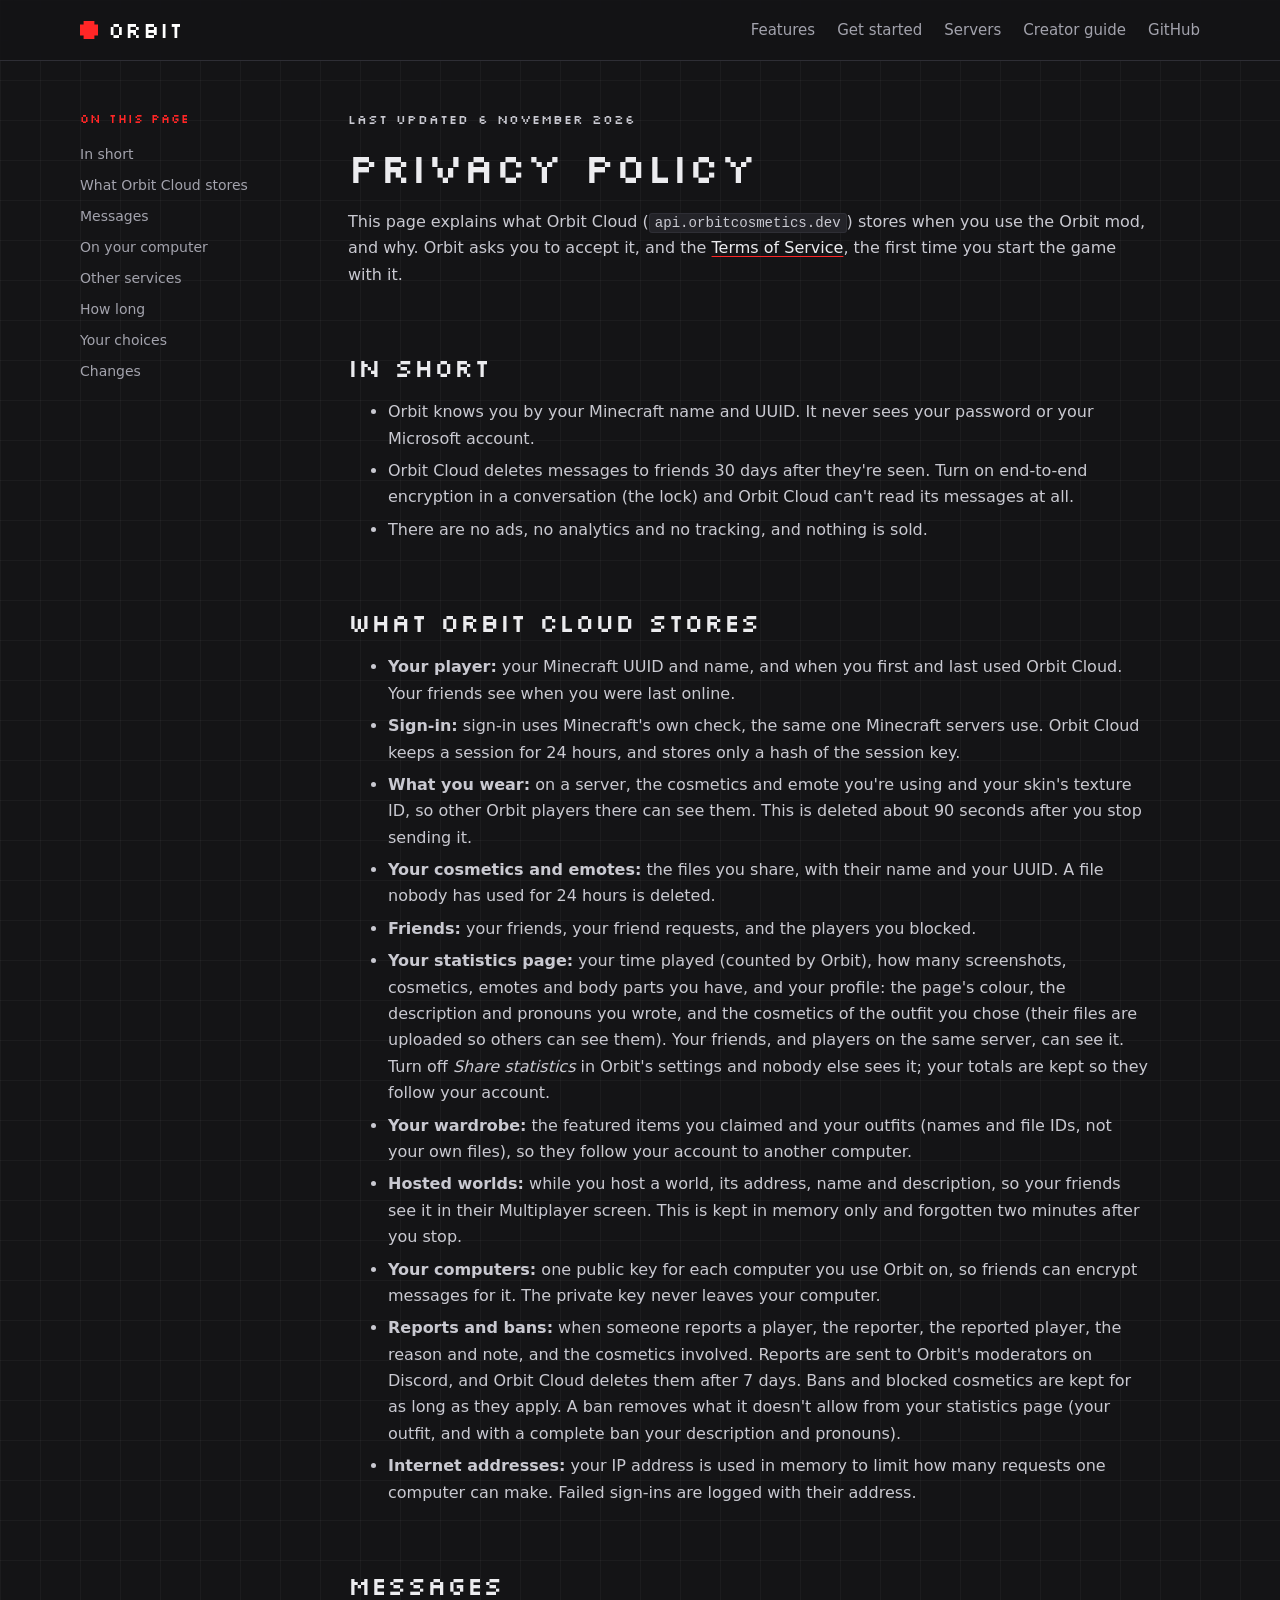
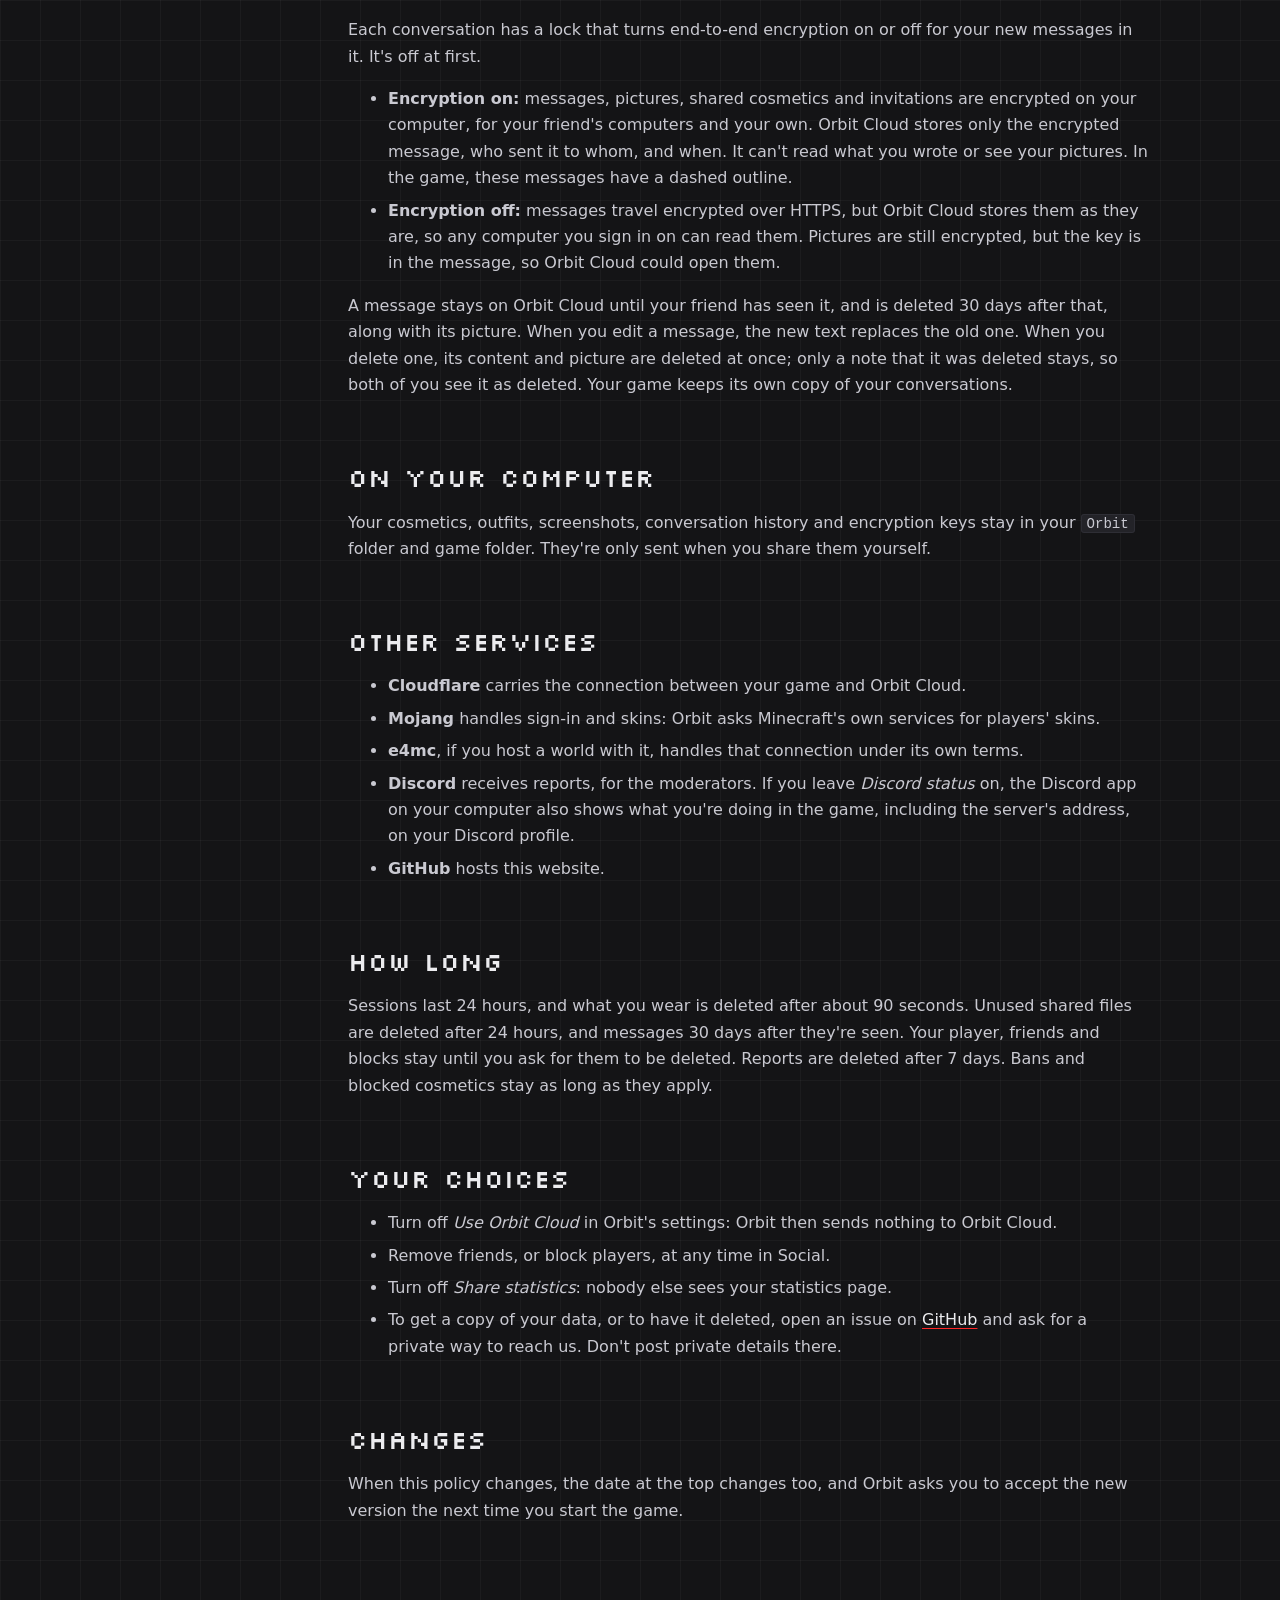
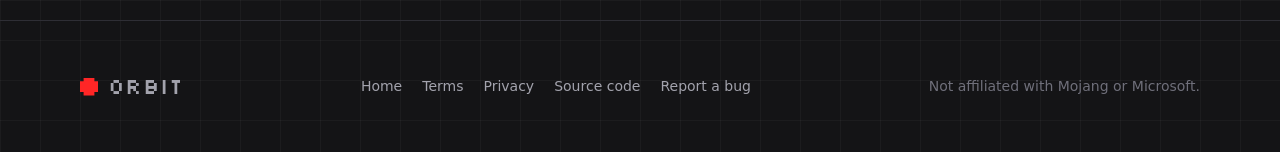
<file: website/privacy.html>
<!doctype html>
<html lang="en">
<head>
	<meta charset="utf-8">
	<meta name="viewport" content="width=device-width, initial-scale=1">
	<title>Privacy Policy – Orbit</title>
	<meta name="description" content="What Orbit Cloud stores about you, why, for how long, and what stays on your computer.">
	<meta name="theme-color" content="#141416">
	<link rel="canonical" href="https://orbitcosmetics.dev/privacy.html">
	<link rel="icon" type="image/png" sizes="32x32" href="assets/img/icon-32.png">
	<link rel="apple-touch-icon" href="assets/img/icon-180.png">
	<link rel="preconnect" href="https://fonts.googleapis.com">
	<link rel="preconnect" href="https://fonts.gstatic.com" crossorigin>
	<link rel="stylesheet" href="https://fonts.googleapis.com/css2?family=Silkscreen&display=swap">
	<link rel="stylesheet" href="assets/style.css">
</head>
<body>
	<header class="site-header">
		<div class="wrap">
			<a class="logo" href="./"><span class="dot" aria-hidden="true"></span>Orbit</a>
			<button class="nav-toggle" aria-expanded="false" aria-controls="nav">Menu</button>
			<nav class="nav" id="nav">
				<a href="./#features">Features</a>
				<a href="./#start">Get started</a>
				<a href="./#servers">Servers</a>
				<a href="guide.html">Creator guide</a>
				<a href="https://github.com/ImNinnn/Orbit-Mod">GitHub</a>
			</nav>
		</div>
	</header>

	<main class="wrap doc">
		<aside class="toc">
			<p>On this page</p>
			<a href="#short">In short</a>
			<a href="#stored">What Orbit Cloud stores</a>
			<a href="#messages">Messages</a>
			<a href="#local">On your computer</a>
			<a href="#others">Other services</a>
			<a href="#keep">How long</a>
			<a href="#choices">Your choices</a>
			<a href="#changes">Changes</a>
		</aside>

		<article class="prose">
			<p class="eyebrow">Last updated 6 November 2026</p>
			<h1>Privacy Policy</h1>
			<p>This page explains what Orbit Cloud (<code>api.orbitcosmetics.dev</code>) stores when you use the Orbit mod, and why. Orbit asks you to accept it, and the <a href="terms.html">Terms of Service</a>, the first time you start the game with it.</p>

			<h2 id="short">In short</h2>
			<ul>
				<li>Orbit knows you by your Minecraft name and UUID. It never sees your password or your Microsoft account.</li>
				<li>Orbit Cloud deletes messages to friends 30 days after they're seen. Turn on end-to-end encryption in a conversation (the lock) and Orbit Cloud can't read its messages at all.</li>
				<li>There are no ads, no analytics and no tracking, and nothing is sold.</li>
			</ul>

			<h2 id="stored">What Orbit Cloud stores</h2>
			<ul>
				<li><strong>Your player:</strong> your Minecraft UUID and name, and when you first and last used Orbit Cloud. Your friends see when you were last online.</li>
				<li><strong>Sign-in:</strong> sign-in uses Minecraft's own check, the same one Minecraft servers use. Orbit Cloud keeps a session for 24 hours, and stores only a hash of the session key.</li>
				<li><strong>What you wear:</strong> on a server, the cosmetics and emote you're using and your skin's texture ID, so other Orbit players there can see them. This is deleted about 90 seconds after you stop sending it.</li>
				<li><strong>Your cosmetics and emotes:</strong> the files you share, with their name and your UUID. A file nobody has used for 24 hours is deleted.</li>
				<li><strong>Friends:</strong> your friends, your friend requests, and the players you blocked.</li>
				<li><strong>Your statistics page:</strong> your time played (counted by Orbit), how many screenshots, cosmetics, emotes and body parts you have, and your profile: the page's colour, the description and pronouns you wrote, and the cosmetics of the outfit you chose (their files are uploaded so others can see them). Your friends, and players on the same server, can see it. Turn off <em>Share statistics</em> in Orbit's settings and nobody else sees it; your totals are kept so they follow your account.</li>
				<li><strong>Your wardrobe:</strong> the featured items you claimed and your outfits (names and file IDs, not your own files), so they follow your account to another computer.</li>
				<li><strong>Hosted worlds:</strong> while you host a world, its address, name and description, so your friends see it in their Multiplayer screen. This is kept in memory only and forgotten two minutes after you stop.</li>
				<li><strong>Your computers:</strong> one public key for each computer you use Orbit on, so friends can encrypt messages for it. The private key never leaves your computer.</li>
				<li><strong>Reports and bans:</strong> when someone reports a player, the reporter, the reported player, the reason and note, and the cosmetics involved. Reports are sent to Orbit's moderators on Discord, and Orbit Cloud deletes them after 7 days. Bans and blocked cosmetics are kept for as long as they apply. A ban removes what it doesn't allow from your statistics page (your outfit, and with a complete ban your description and pronouns).</li>
				<li><strong>Internet addresses:</strong> your IP address is used in memory to limit how many requests one computer can make. Failed sign-ins are logged with their address.</li>
			</ul>

			<h2 id="messages">Messages</h2>
			<p>Each conversation has a lock that turns end-to-end encryption on or off for your new messages in it. It's off at first.</p>
			<ul>
				<li><strong>Encryption on:</strong> messages, pictures, shared cosmetics and invitations are encrypted on your computer, for your friend's computers and your own. Orbit Cloud stores only the encrypted message, who sent it to whom, and when. It can't read what you wrote or see your pictures. In the game, these messages have a dashed outline.</li>
				<li><strong>Encryption off:</strong> messages travel encrypted over HTTPS, but Orbit Cloud stores them as they are, so any computer you sign in on can read them. Pictures are still encrypted, but the key is in the message, so Orbit Cloud could open them.</li>
			</ul>
			<p>A message stays on Orbit Cloud until your friend has seen it, and is deleted 30 days after that, along with its picture. When you edit a message, the new text replaces the old one. When you delete one, its content and picture are deleted at once; only a note that it was deleted stays, so both of you see it as deleted. Your game keeps its own copy of your conversations.</p>

			<h2 id="local">On your computer</h2>
			<p>Your cosmetics, outfits, screenshots, conversation history and encryption keys stay in your <code>Orbit</code> folder and game folder. They're only sent when you share them yourself.</p>

			<h2 id="others">Other services</h2>
			<ul>
				<li><strong>Cloudflare</strong> carries the connection between your game and Orbit Cloud.</li>
				<li><strong>Mojang</strong> handles sign-in and skins: Orbit asks Minecraft's own services for players' skins.</li>
				<li><strong>e4mc</strong>, if you host a world with it, handles that connection under its own terms.</li>
				<li><strong>Discord</strong> receives reports, for the moderators. If you leave <em>Discord status</em> on, the Discord app on your computer also shows what you're doing in the game, including the server's address, on your Discord profile.</li>
				<li><strong>GitHub</strong> hosts this website.</li>
			</ul>

			<h2 id="keep">How long</h2>
			<p>Sessions last 24 hours, and what you wear is deleted after about 90 seconds. Unused shared files are deleted after 24 hours, and messages 30 days after they're seen. Your player, friends and blocks stay until you ask for them to be deleted. Reports are deleted after 7 days. Bans and blocked cosmetics stay as long as they apply.</p>

			<h2 id="choices">Your choices</h2>
			<ul>
				<li>Turn off <em>Use Orbit Cloud</em> in Orbit's settings: Orbit then sends nothing to Orbit Cloud.</li>
				<li>Remove friends, or block players, at any time in Social.</li>
				<li>Turn off <em>Share statistics</em>: nobody else sees your statistics page.</li>
				<li>To get a copy of your data, or to have it deleted, open an issue on <a href="https://github.com/ImNinnn/Orbit-Mod/issues">GitHub</a> and ask for a private way to reach us. Don't post private details there.</li>
			</ul>

			<h2 id="changes">Changes</h2>
			<p>When this policy changes, the date at the top changes too, and Orbit asks you to accept the new version the next time you start the game.</p>
		</article>
	</main>

	<footer class="site-footer">
		<div class="wrap">
			<a class="logo" href="./"><span class="dot" aria-hidden="true"></span>Orbit</a>
			<nav>
				<a href="./">Home</a>
				<a href="terms.html">Terms</a>
				<a href="privacy.html" aria-current="page">Privacy</a>
				<a href="https://github.com/ImNinnn/Orbit-Mod">Source code</a>
				<a href="https://github.com/ImNinnn/Orbit-Mod/issues">Report a bug</a>
			</nav>
			<p>Not affiliated with Mojang or Microsoft.</p>
		</div>
	</footer>

	<script src="assets/site.js" defer></script>
</body>
</html>
</file>
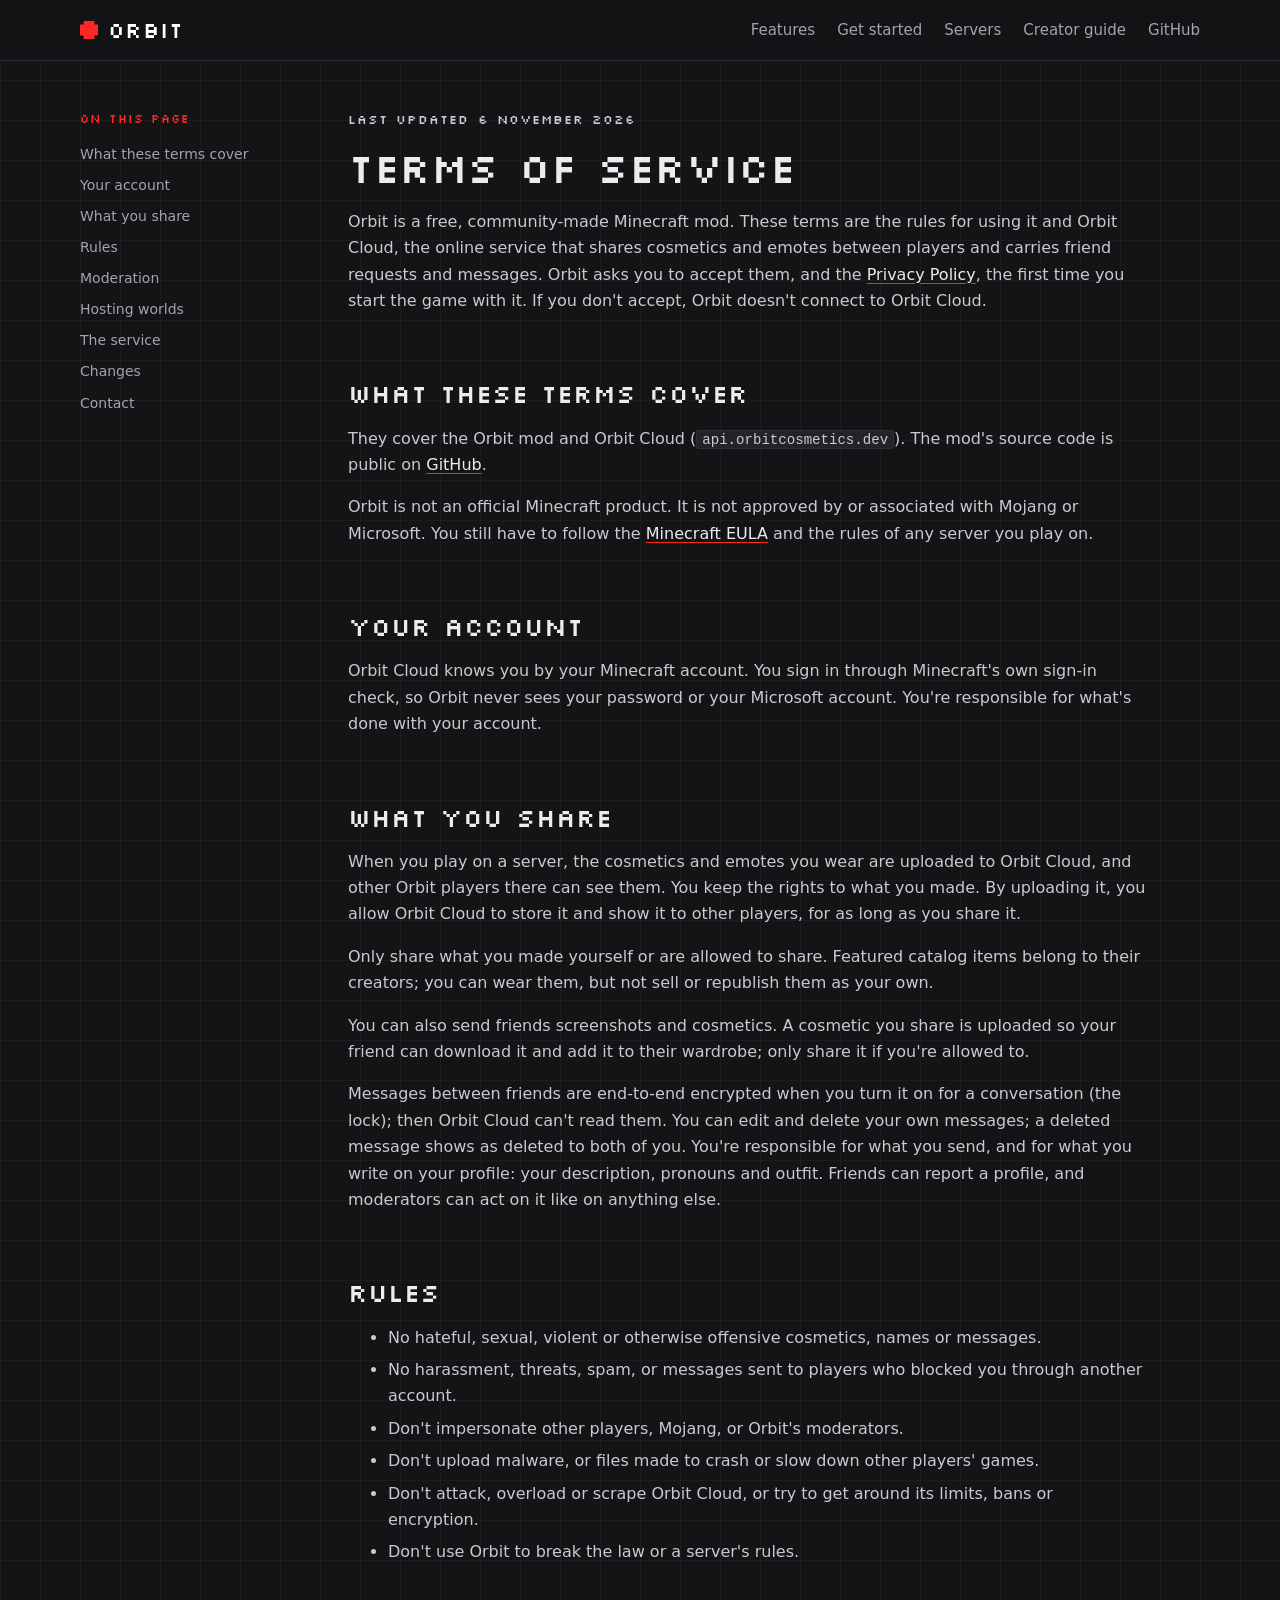
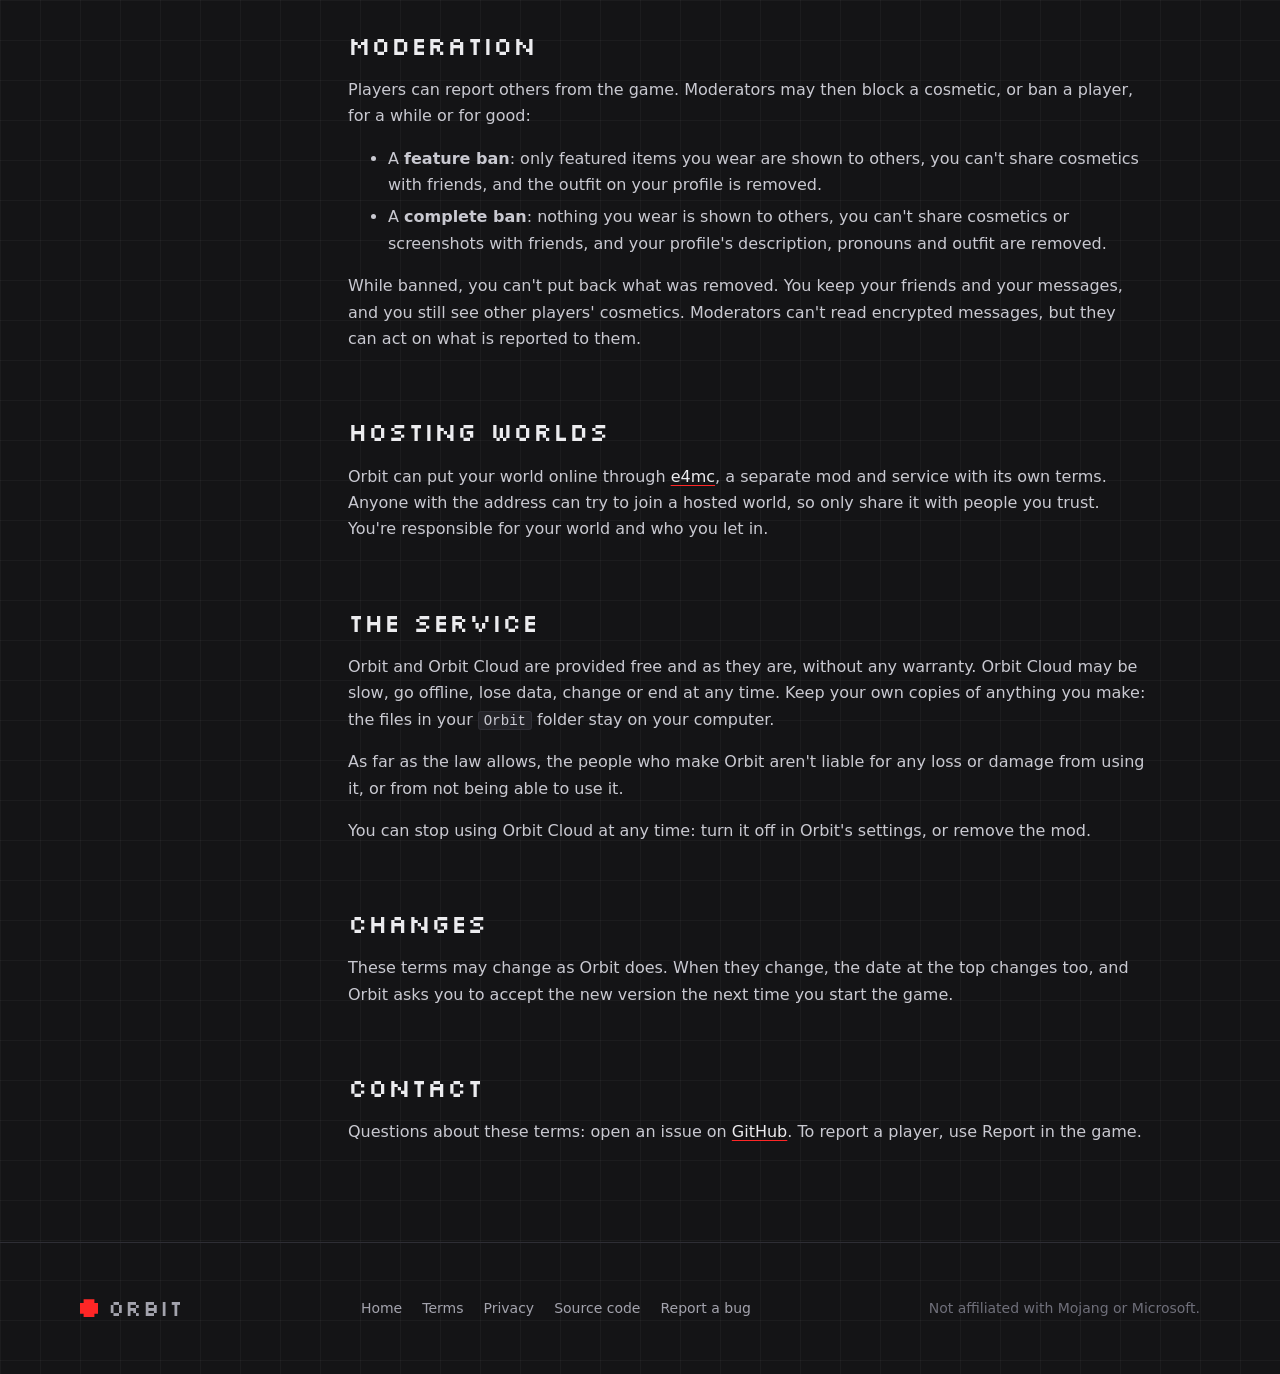
<file: website/terms.html>
<!doctype html>
<html lang="en">
<head>
	<meta charset="utf-8">
	<meta name="viewport" content="width=device-width, initial-scale=1">
	<title>Terms of Service – Orbit</title>
	<meta name="description" content="The rules for using Orbit and Orbit Cloud: what you may share, what moderators can do, and what Orbit does not promise.">
	<meta name="theme-color" content="#141416">
	<link rel="canonical" href="https://orbitcosmetics.dev/terms.html">
	<link rel="icon" type="image/png" sizes="32x32" href="assets/img/icon-32.png">
	<link rel="apple-touch-icon" href="assets/img/icon-180.png">
	<link rel="preconnect" href="https://fonts.googleapis.com">
	<link rel="preconnect" href="https://fonts.gstatic.com" crossorigin>
	<link rel="stylesheet" href="https://fonts.googleapis.com/css2?family=Silkscreen&display=swap">
	<link rel="stylesheet" href="assets/style.css">
</head>
<body>
	<header class="site-header">
		<div class="wrap">
			<a class="logo" href="./"><span class="dot" aria-hidden="true"></span>Orbit</a>
			<button class="nav-toggle" aria-expanded="false" aria-controls="nav">Menu</button>
			<nav class="nav" id="nav">
				<a href="./#features">Features</a>
				<a href="./#start">Get started</a>
				<a href="./#servers">Servers</a>
				<a href="guide.html">Creator guide</a>
				<a href="https://github.com/ImNinnn/Orbit-Mod">GitHub</a>
			</nav>
		</div>
	</header>

	<main class="wrap doc">
		<aside class="toc">
			<p>On this page</p>
			<a href="#what">What these terms cover</a>
			<a href="#account">Your account</a>
			<a href="#content">What you share</a>
			<a href="#rules">Rules</a>
			<a href="#moderation">Moderation</a>
			<a href="#hosting">Hosting worlds</a>
			<a href="#service">The service</a>
			<a href="#changes">Changes</a>
			<a href="#contact">Contact</a>
		</aside>

		<article class="prose">
			<p class="eyebrow">Last updated 6 November 2026</p>
			<h1>Terms of Service</h1>
			<p>Orbit is a free, community-made Minecraft mod. These terms are the rules for using it and Orbit Cloud, the online service that shares cosmetics and emotes between players and carries friend requests and messages. Orbit asks you to accept them, and the <a href="privacy.html">Privacy Policy</a>, the first time you start the game with it. If you don't accept, Orbit doesn't connect to Orbit Cloud.</p>

			<h2 id="what">What these terms cover</h2>
			<p>They cover the Orbit mod and Orbit Cloud (<code>api.orbitcosmetics.dev</code>). The mod's source code is public on <a href="https://github.com/ImNinnn/Orbit-Mod">GitHub</a>.</p>
			<p>Orbit is not an official Minecraft product. It is not approved by or associated with Mojang or Microsoft. You still have to follow the <a href="https://www.minecraft.net/eula">Minecraft EULA</a> and the rules of any server you play on.</p>

			<h2 id="account">Your account</h2>
			<p>Orbit Cloud knows you by your Minecraft account. You sign in through Minecraft's own sign-in check, so Orbit never sees your password or your Microsoft account. You're responsible for what's done with your account.</p>

			<h2 id="content">What you share</h2>
			<p>When you play on a server, the cosmetics and emotes you wear are uploaded to Orbit Cloud, and other Orbit players there can see them. You keep the rights to what you made. By uploading it, you allow Orbit Cloud to store it and show it to other players, for as long as you share it.</p>
			<p>Only share what you made yourself or are allowed to share. Featured catalog items belong to their creators; you can wear them, but not sell or republish them as your own.</p>
			<p>You can also send friends screenshots and cosmetics. A cosmetic you share is uploaded so your friend can download it and add it to their wardrobe; only share it if you're allowed to.</p>
			<p>Messages between friends are end-to-end encrypted when you turn it on for a conversation (the lock); then Orbit Cloud can't read them. You can edit and delete your own messages; a deleted message shows as deleted to both of you. You're responsible for what you send, and for what you write on your profile: your description, pronouns and outfit. Friends can report a profile, and moderators can act on it like on anything else.</p>

			<h2 id="rules">Rules</h2>
			<ul>
				<li>No hateful, sexual, violent or otherwise offensive cosmetics, names or messages.</li>
				<li>No harassment, threats, spam, or messages sent to players who blocked you through another account.</li>
				<li>Don't impersonate other players, Mojang, or Orbit's moderators.</li>
				<li>Don't upload malware, or files made to crash or slow down other players' games.</li>
				<li>Don't attack, overload or scrape Orbit Cloud, or try to get around its limits, bans or encryption.</li>
				<li>Don't use Orbit to break the law or a server's rules.</li>
			</ul>

			<h2 id="moderation">Moderation</h2>
			<p>Players can report others from the game. Moderators may then block a cosmetic, or ban a player, for a while or for good:</p>
			<ul>
				<li>A <strong>feature ban</strong>: only featured items you wear are shown to others, you can't share cosmetics with friends, and the outfit on your profile is removed.</li>
				<li>A <strong>complete ban</strong>: nothing you wear is shown to others, you can't share cosmetics or screenshots with friends, and your profile's description, pronouns and outfit are removed.</li>
			</ul>
			<p>While banned, you can't put back what was removed. You keep your friends and your messages, and you still see other players' cosmetics. Moderators can't read encrypted messages, but they can act on what is reported to them.</p>

			<h2 id="hosting">Hosting worlds</h2>
			<p>Orbit can put your world online through <a href="https://modrinth.com/mod/e4mc">e4mc</a>, a separate mod and service with its own terms. Anyone with the address can try to join a hosted world, so only share it with people you trust. You're responsible for your world and who you let in.</p>

			<h2 id="service">The service</h2>
			<p>Orbit and Orbit Cloud are provided free and as they are, without any warranty. Orbit Cloud may be slow, go offline, lose data, change or end at any time. Keep your own copies of anything you make: the files in your <code>Orbit</code> folder stay on your computer.</p>
			<p>As far as the law allows, the people who make Orbit aren't liable for any loss or damage from using it, or from not being able to use it.</p>
			<p>You can stop using Orbit Cloud at any time: turn it off in Orbit's settings, or remove the mod.</p>

			<h2 id="changes">Changes</h2>
			<p>These terms may change as Orbit does. When they change, the date at the top changes too, and Orbit asks you to accept the new version the next time you start the game.</p>

			<h2 id="contact">Contact</h2>
			<p>Questions about these terms: open an issue on <a href="https://github.com/ImNinnn/Orbit-Mod/issues">GitHub</a>. To report a player, use Report in the game.</p>
		</article>
	</main>

	<footer class="site-footer">
		<div class="wrap">
			<a class="logo" href="./"><span class="dot" aria-hidden="true"></span>Orbit</a>
			<nav>
				<a href="./">Home</a>
				<a href="terms.html" aria-current="page">Terms</a>
				<a href="privacy.html">Privacy</a>
				<a href="https://github.com/ImNinnn/Orbit-Mod">Source code</a>
				<a href="https://github.com/ImNinnn/Orbit-Mod/issues">Report a bug</a>
			</nav>
			<p>Not affiliated with Mojang or Microsoft.</p>
		</div>
	</footer>

	<script src="assets/site.js" defer></script>
</body>
</html>
</file>
<file: website/assets/style.css>
/* Orbit website. Dark grid, Orbit red, pixel headings. */

:root {
	--bg: #141416;
	--grid: rgba(255, 255, 255, 0.035);
	--panel: #1c1c20;
	--panel-2: #232328;
	--border: #2e2e35;
	--text: #ececef;
	--muted: #a3a3ad;
	--faint: #6f6f7a;
	--red: #ff2626;
	--red-dark: #b81b1b;
	--green: #7ce38b;
	--yellow: #ffcc4d;
	--pixel: "Silkscreen", ui-monospace, monospace;
	--body: system-ui, -apple-system, "Segoe UI", Roboto, "Helvetica Neue", Arial, sans-serif;
	--mono: ui-monospace, "SFMono-Regular", Menlo, Consolas, monospace;
	--radius: 4px;
	--max: 1120px;
	color-scheme: dark;
}

* {
	box-sizing: border-box;
}

html {
	scroll-behavior: smooth;
	scroll-padding-top: 72px;
}

body {
	margin: 0;
	background-color: var(--bg);
	background-image:
		linear-gradient(var(--grid) 1px, transparent 1px),
		linear-gradient(90deg, var(--grid) 1px, transparent 1px);
	background-size: 40px 40px;
	color: var(--text);
	font: 16px/1.65 var(--body);
	-webkit-font-smoothing: antialiased;
}

img {
	max-width: 100%;
	height: auto;
	display: block;
}

a {
	color: var(--text);
	text-decoration-color: var(--red);
	text-underline-offset: 3px;
}

a:hover {
	color: #fff;
}

code,
kbd {
	font-family: var(--mono);
	font-size: 0.88em;
	background: var(--panel-2);
	border: 1px solid var(--border);
	border-radius: 3px;
	padding: 0.05em 0.35em;
}

kbd {
	border-bottom-width: 3px;
}

pre {
	background: #0e0e10;
	border: 1px solid var(--border);
	border-radius: var(--radius);
	padding: 16px;
	overflow-x: auto;
	font: 13.5px/1.55 var(--mono);
}

pre code {
	background: none;
	border: 0;
	padding: 0;
	font-size: inherit;
}

.wrap {
	width: min(var(--max), 100% - 32px);
	margin-inline: auto;
}

/* ---------------------------------------------------------------- header */

.site-header {
	position: sticky;
	top: 0;
	z-index: 10;
	background: rgba(20, 20, 22, 0.88);
	backdrop-filter: blur(8px);
	border-bottom: 1px solid var(--border);
}

.site-header .wrap {
	display: flex;
	align-items: center;
	gap: 24px;
	height: 60px;
}

.logo {
	display: flex;
	align-items: center;
	gap: 10px;
	font-family: var(--pixel);
	font-size: 22px;
	text-decoration: none;
	color: #fff;
	letter-spacing: 0.02em;
}

.dot {
	width: 18px;
	height: 18px;
	background: var(--red);
	/* The pixel dot from the Orbit icon. */
	clip-path: polygon(20% 0, 80% 0, 80% 20%, 100% 20%, 100% 80%, 80% 80%, 80% 100%, 20% 100%, 20% 80%, 0 80%, 0 20%, 20% 20%);
	flex: none;
}

.nav {
	display: flex;
	gap: 22px;
	margin-left: auto;
	align-items: center;
}

.nav a {
	color: var(--muted);
	text-decoration: none;
	font-size: 15px;
}

.nav a:hover,
.nav a[aria-current="page"] {
	color: #fff;
}

.nav-toggle {
	display: none;
	margin-left: auto;
	background: none;
	border: 1px solid var(--border);
	color: var(--text);
	border-radius: var(--radius);
	padding: 6px 10px;
	font: inherit;
	cursor: pointer;
}

/* ---------------------------------------------------------------- buttons */

.button {
	display: inline-flex;
	align-items: center;
	gap: 10px;
	padding: 12px 20px;
	font-family: var(--pixel);
	font-size: 15px;
	text-decoration: none;
	color: #fff;
	background: var(--red);
	border: 0;
	border-radius: 2px;
	box-shadow: inset 0 -4px 0 var(--red-dark), 0 0 0 2px #000;
	transition: transform 0.08s ease, filter 0.15s ease;
}

.button:hover {
	color: #fff;
	filter: brightness(1.08);
	transform: translateY(-1px);
}

.button:active {
	transform: translateY(1px);
	box-shadow: inset 0 -2px 0 var(--red-dark), 0 0 0 2px #000;
}

.button.secondary {
	background: var(--panel-2);
	box-shadow: inset 0 -4px 0 #111114, 0 0 0 2px #000;
}

.downloads {
	display: flex;
	flex-wrap: wrap;
	justify-content: center;
	gap: 14px;
	margin: 8px 0 18px;
}

#download .meta {
	text-align: center;
}

/* A loader's group of download buttons. */
h3.loader {
	text-align: center;
	margin: 28px 0 4px;
}

.button-row {
	display: flex;
	flex-wrap: wrap;
	gap: 14px;
	margin-top: 28px;
}

/* ---------------------------------------------------------------- hero */

.hero {
	padding: 72px 0 56px;
}

.hero .wrap {
	display: grid;
	grid-template-columns: 1.05fr 1fr;
	gap: 48px;
	align-items: center;
}

.eyebrow {
	font-family: var(--pixel);
	color: var(--red);
	font-size: 13px;
	letter-spacing: 0.08em;
	text-transform: uppercase;
	margin: 0 0 12px;
}

h1,
h2,
h3 {
	font-family: var(--pixel);
	font-weight: 400;
	line-height: 1.2;
	margin: 0;
}

h1 {
	font-size: clamp(34px, 5vw, 54px);
	letter-spacing: -0.01em;
}

h1 .accent {
	color: var(--red);
}

.lead {
	font-size: 19px;
	color: var(--muted);
	margin: 20px 0 0;
	max-width: 34em;
}

.meta {
	margin-top: 22px;
	font-size: 14px;
	color: var(--faint);
}

.shot {
	border: 2px solid #000;
	outline: 1px solid var(--border);
	border-radius: var(--radius);
	background: #000;
	box-shadow: 8px 8px 0 rgba(255, 38, 38, 0.22);
	image-rendering: auto;
}

.hero .shot {
	box-shadow: 12px 12px 0 rgba(255, 38, 38, 0.28);
}

/* ---------------------------------------------------------------- sections */

section {
	padding: 64px 0;
}

.section-head {
	max-width: 46em;
	margin-bottom: 36px;
}

.section-head h2 {
	font-size: clamp(26px, 3.4vw, 36px);
}

.section-head p {
	color: var(--muted);
	margin: 14px 0 0;
	font-size: 17px;
}

.band {
	background: rgba(0, 0, 0, 0.28);
	border-block: 1px solid var(--border);
}

.features {
	display: grid;
	grid-template-columns: repeat(3, 1fr);
	gap: 18px;
}

.card {
	background: var(--panel);
	border: 1px solid var(--border);
	border-radius: var(--radius);
	padding: 22px;
}

.card h3 {
	font-size: 17px;
	display: flex;
	align-items: center;
	gap: 10px;
}

.card h3::before {
	content: "";
	width: 8px;
	height: 8px;
	background: var(--red);
	flex: none;
}

.card p {
	color: var(--muted);
	margin: 10px 0 0;
	font-size: 15px;
}

.split {
	display: grid;
	grid-template-columns: 1fr 1fr;
	gap: 48px;
	align-items: center;
}

.split + .split {
	margin-top: 72px;
}

.split.flip > :first-child {
	order: 2;
}

.split h3 {
	font-size: 22px;
}

.split p,
.split li {
	color: var(--muted);
}

.split ul {
	padding-left: 20px;
	margin: 14px 0 0;
}

.split li + li {
	margin-top: 6px;
}

.stack {
	display: grid;
	gap: 14px;
}

.steps {
	counter-reset: step;
	display: grid;
	grid-template-columns: repeat(4, 1fr);
	gap: 18px;
	list-style: none;
	padding: 0;
	margin: 0;
}

.steps li {
	counter-increment: step;
	background: var(--panel);
	border: 1px solid var(--border);
	border-radius: var(--radius);
	padding: 22px;
	color: var(--muted);
	font-size: 15px;
}

.steps li::before {
	content: counter(step);
	display: grid;
	place-items: center;
	width: 34px;
	height: 34px;
	margin-bottom: 14px;
	font-family: var(--pixel);
	color: #fff;
	background: var(--red);
	box-shadow: inset 0 -3px 0 var(--red-dark);
}

.steps strong {
	color: var(--text);
}

.steps li > strong:first-child {
	display: block;
	margin-bottom: 4px;
}

.table-wrap {
	overflow-x: auto;
	border: 1px solid var(--border);
	border-radius: var(--radius);
}

table {
	width: 100%;
	border-collapse: collapse;
	font-size: 15px;
	background: var(--panel);
}

th,
td {
	text-align: left;
	padding: 11px 14px;
	border-bottom: 1px solid var(--border);
	vertical-align: top;
}

th {
	font-weight: 600;
	color: var(--text);
	background: var(--panel-2);
}

td {
	color: var(--muted);
}

tr:last-child td {
	border-bottom: 0;
}

.note {
	border-left: 4px solid var(--red);
	background: var(--panel);
	padding: 14px 18px;
	border-radius: 0 var(--radius) var(--radius) 0;
	color: var(--muted);
	margin: 24px 0;
}

.note strong {
	color: var(--text);
}

/* ---------------------------------------------------------------- FAQ */

.faq {
	display: grid;
	gap: 12px;
	max-width: 52em;
}

.faq details {
	background: var(--panel);
	border: 1px solid var(--border);
	border-radius: var(--radius);
	padding: 0 20px;
}

.faq summary {
	cursor: pointer;
	padding: 16px 0;
	font-weight: 600;
	list-style: none;
	display: flex;
	justify-content: space-between;
	gap: 16px;
}

.faq summary::-webkit-details-marker {
	display: none;
}

.faq summary::after {
	content: "+";
	font-family: var(--pixel);
	color: var(--red);
}

.faq details[open] summary::after {
	content: "−";
}

.faq details p {
	color: var(--muted);
	margin: 0 0 18px;
}

/* ---------------------------------------------------------------- guide page */

.doc {
	display: grid;
	grid-template-columns: 220px 1fr;
	gap: 48px;
	padding: 48px 0 80px;
}

.toc {
	position: sticky;
	top: 84px;
	align-self: start;
	font-size: 14px;
}

.toc p {
	font-family: var(--pixel);
	color: var(--red);
	margin: 0 0 10px;
	font-size: 12px;
	letter-spacing: 0.08em;
	text-transform: uppercase;
}

.toc a {
	display: block;
	color: var(--muted);
	text-decoration: none;
	padding: 4px 0;
}

.toc a:hover {
	color: #fff;
}

.prose {
	min-width: 0;
	max-width: 50em;
}

.prose h1 {
	font-size: clamp(30px, 4vw, 42px);
}

.prose h2 {
	font-size: 26px;
	margin: 56px 0 14px;
	padding-top: 8px;
}

.prose h3 {
	font-size: 18px;
	margin: 32px 0 10px;
}

.prose p,
.prose li {
	color: #c9c9d1;
}

.prose li + li {
	margin-top: 6px;
}

.prose .shot {
	margin: 24px 0;
}

/* ---------------------------------------------------------------- footer */

.site-footer {
	border-top: 1px solid var(--border);
	padding: 40px 0;
	color: var(--faint);
	font-size: 14px;
}

.site-footer .wrap {
	display: flex;
	flex-wrap: wrap;
	gap: 16px 32px;
	align-items: center;
	justify-content: space-between;
}

.site-footer nav {
	display: flex;
	flex-wrap: wrap;
	gap: 20px;
}

.site-footer a {
	color: var(--muted);
	text-decoration: none;
}

.site-footer a:hover {
	color: #fff;
}

/* ---------------------------------------------------------------- small screens */

@media (max-width: 900px) {
	.hero .wrap,
	.split {
		grid-template-columns: 1fr;
	}

	.split.flip > :first-child {
		order: 0;
	}

	.features {
		grid-template-columns: 1fr 1fr;
	}

	.steps {
		grid-template-columns: 1fr 1fr;
	}

	.doc {
		grid-template-columns: 1fr;
	}

	.toc {
		position: static;
		border: 1px solid var(--border);
		background: var(--panel);
		border-radius: var(--radius);
		padding: 16px;
	}
}

@media (max-width: 720px) {
	.nav-toggle {
		display: block;
	}

	.nav {
		display: none;
		position: absolute;
		top: 60px;
		left: 0;
		right: 0;
		flex-direction: column;
		align-items: flex-start;
		gap: 0;
		padding: 8px 16px 16px;
		background: var(--bg);
		border-bottom: 1px solid var(--border);
	}

	.nav.open {
		display: flex;
	}

	.nav a {
		padding: 10px 0;
		width: 100%;
	}

	.features,
	.steps {
		grid-template-columns: 1fr;
	}

	.shot,
	.hero .shot {
		box-shadow: 5px 5px 0 rgba(255, 38, 38, 0.25);
	}

	.hero {
		padding-top: 44px;
	}

	section {
		padding: 48px 0;
	}
}

@media (prefers-reduced-motion: reduce) {
	html {
		scroll-behavior: auto;
	}

	.button {
		transition: none;
	}
}
</file>
